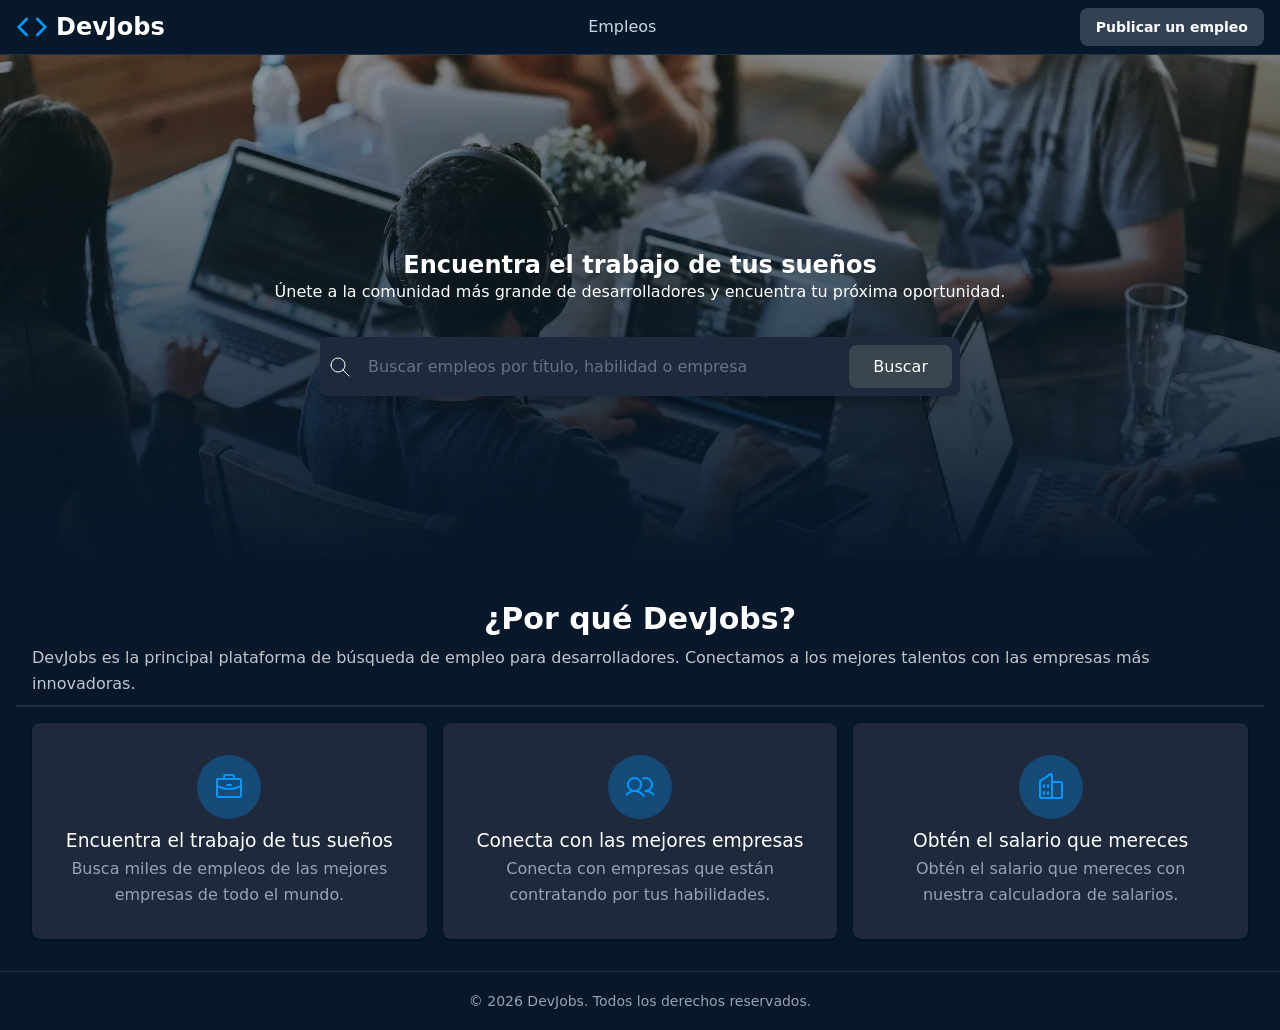
<file: HTML-JAVASCRIPT/index.html>
<!DOCTYPE html>
<html lang="es">

<head>
    <title>DevJobs - Inicio</title>
    <meta charset="UTF-8" />
    <meta name="description" content="Encuentra las mejores ofertas de trabajo para desarrolladores en DevJobs.">
    <link rel="stylesheet" href="./styles.css" />
</head>

<body>
    <header>
        <h1>
            <svg fill="none" stroke="currentColor" stroke-linecap="round" stroke-linejoin="round" stroke-width="2"
                viewBox="0 0 24 24" xmlns="http://www.w3.org/2000/svg">
                <polyline points="16 18 22 12 16 6"></polyline>
                <polyline points="8 6 2 12 8 18"></polyline>
            </svg>
            DevJobs
        </h1>

        <nav>
            <!-- <a href=""
            target="_blank" rel="noopener noreferrer">
                Inicio
            </a> -->
            <a href="empleos.html">Empleos</a>
        </nav>

        <div>
            <a href="">Publicar un empleo</a>
            <!-- <a href="">Iniciar sesión</a> -->
        </div>
    </header>

    <main>
        <section>
        <img src="./background.webp" width="200" />

        <h1>Encuentra el trabajo de tus sueños</h1>

        <p>Únete a la comunidad más grande de desarrolladores y encuentra tu próxima oportunidad.</p>

        <form role="search">
            <div>
                <svg xmlns="http://www.w3.org/2000/svg" width="24" height="24" viewBox="0 0 24 24" fill="none"
                    stroke="currentColor" stroke-width="1" stroke-linecap="round" stroke-linejoin="round"
                    class="icon icon-tabler icons-tabler-outline icon-tabler-search">
                    <path stroke="none" d="M0 0h24v24H0z" fill="none" />
                    <path d="M10 10m-7 0a7 7 0 1 0 14 0a7 7 0 1 0 -14 0" />
                    <path d="M21 21l-6 -6" />
                </svg>

                <input required type="text" placeholder="Buscar empleos por título, habilidad o empresa">

                <button type="submit">Buscar</button>
            </div>
        </form>
        </section>

        <section>

        <header>
            <h2>¿Por qué DevJobs?</h2>
            <p>DevJobs es la principal plataforma de búsqueda de empleo para desarrolladores. Conectamos a los mejores
            talentos con las empresas más innovadoras.</p>
        </header>

        <footer>
            <article>
                <svg fill="currentColor" height="32" viewBox="0 0 256 256" width="32" xmlns="http://www.w3.org/2000/svg"
                    aria-hidden="true">
                    <path
                    d="M216,56H176V48a24,24,0,0,0-24-24H104A24,24,0,0,0,80,48v8H40A16,16,0,0,0,24,72V200a16,16,0,0,0,16,16H216a16,16,0,0,0,16-16V72A16,16,0,0,0,216,56ZM96,48a8,8,0,0,1,8-8h48a8,8,0,0,1,8,8v8H96ZM216,72v41.61A184,184,0,0,1,128,136a184.07,184.07,0,0,1-88-22.38V72Zm0,128H40V131.64A200.19,200.19,0,0,0,128,152a200.25,200.25,0,0,0,88-20.37V200ZM104,112a8,8,0,0,1,8-8h32a8,8,0,0,1,0,16H112A8,8,0,0,1,104,112Z">
                    </path>
                </svg>
                <h3>Encuentra el trabajo de tus sueños</h3>
                <p>Busca miles de empleos de las mejores empresas de todo el mundo.</p>
            </article>

            <article>
                <svg fill="currentColor" height="32" viewBox="0 0 256 256" width="32" xmlns="http://www.w3.org/2000/svg"
                    aria-hidden="true">
                    <path
                    d="M117.25,157.92a60,60,0,1,0-66.5,0A95.83,95.83,0,0,0,3.53,195.63a8,8,0,1,0,13.4,8.74,80,80,0,0,1,134.14,0,8,8,0,0,0,13.4-8.74A95.83,95.83,0,0,0,117.25,157.92ZM40,108a44,44,0,1,1,44,44A44.05,44.05,0,0,1,40,108Zm210.14,98.7a8,8,0,0,1-11.07-2.33A79.83,79.83,0,0,0,172,168a8,8,0,0,1,0-16,44,44,0,1,0-16.34-84.87,8,8,0,1,1-5.94-14.85,60,60,0,0,1,55.53,105.64,95.83,95.83,0,0,1,47.22,37.71A8,8,0,0,1,250.14,206.7Z">
                    </path>
                </svg>
                <h3>Conecta con las mejores empresas</h3>
                <p>Conecta con empresas que están contratando por tus habilidades.</p>
            </article>

            <article>
                <svg fill="currentColor" height="32" viewBox="0 0 256 256" width="32" xmlns="http://www.w3.org/2000/svg"
                    aria-hidden="true">
                    <path
                    d="M240,208H224V96a16,16,0,0,0-16-16H144V32a16,16,0,0,0-24.88-13.32L39.12,72A16,16,0,0,0,32,85.34V208H16a8,8,0,0,0,0,16H240a8,8,0,0,0,0-16ZM208,96V208H144V96ZM48,85.34,128,32V208H48ZM112,112v16a8,8,0,0,1-16,0V112a8,8,0,1,1,16,0Zm-32,0v16a8,8,0,0,1-16,0V112a8,8,0,1,1,16,0Zm0,56v16a8,8,0,0,1-16,0V168a8,8,0,0,1,16,0Zm32,0v16a8,8,0,0,1-16,0V168a8,8,0,0,1,16,0Z">
                    </path>
                </svg>
                <h3>Obtén el salario que mereces</h3>
                <p>Obtén el salario que mereces con nuestra calculadora de salarios.</p>
            </article>
        </footer>

        </section>
    </main>

    <footer>
        <small>&copy; 2026 DevJobs. Todos los derechos reservados.</small>
    </footer>

</body>

</html>
</file>
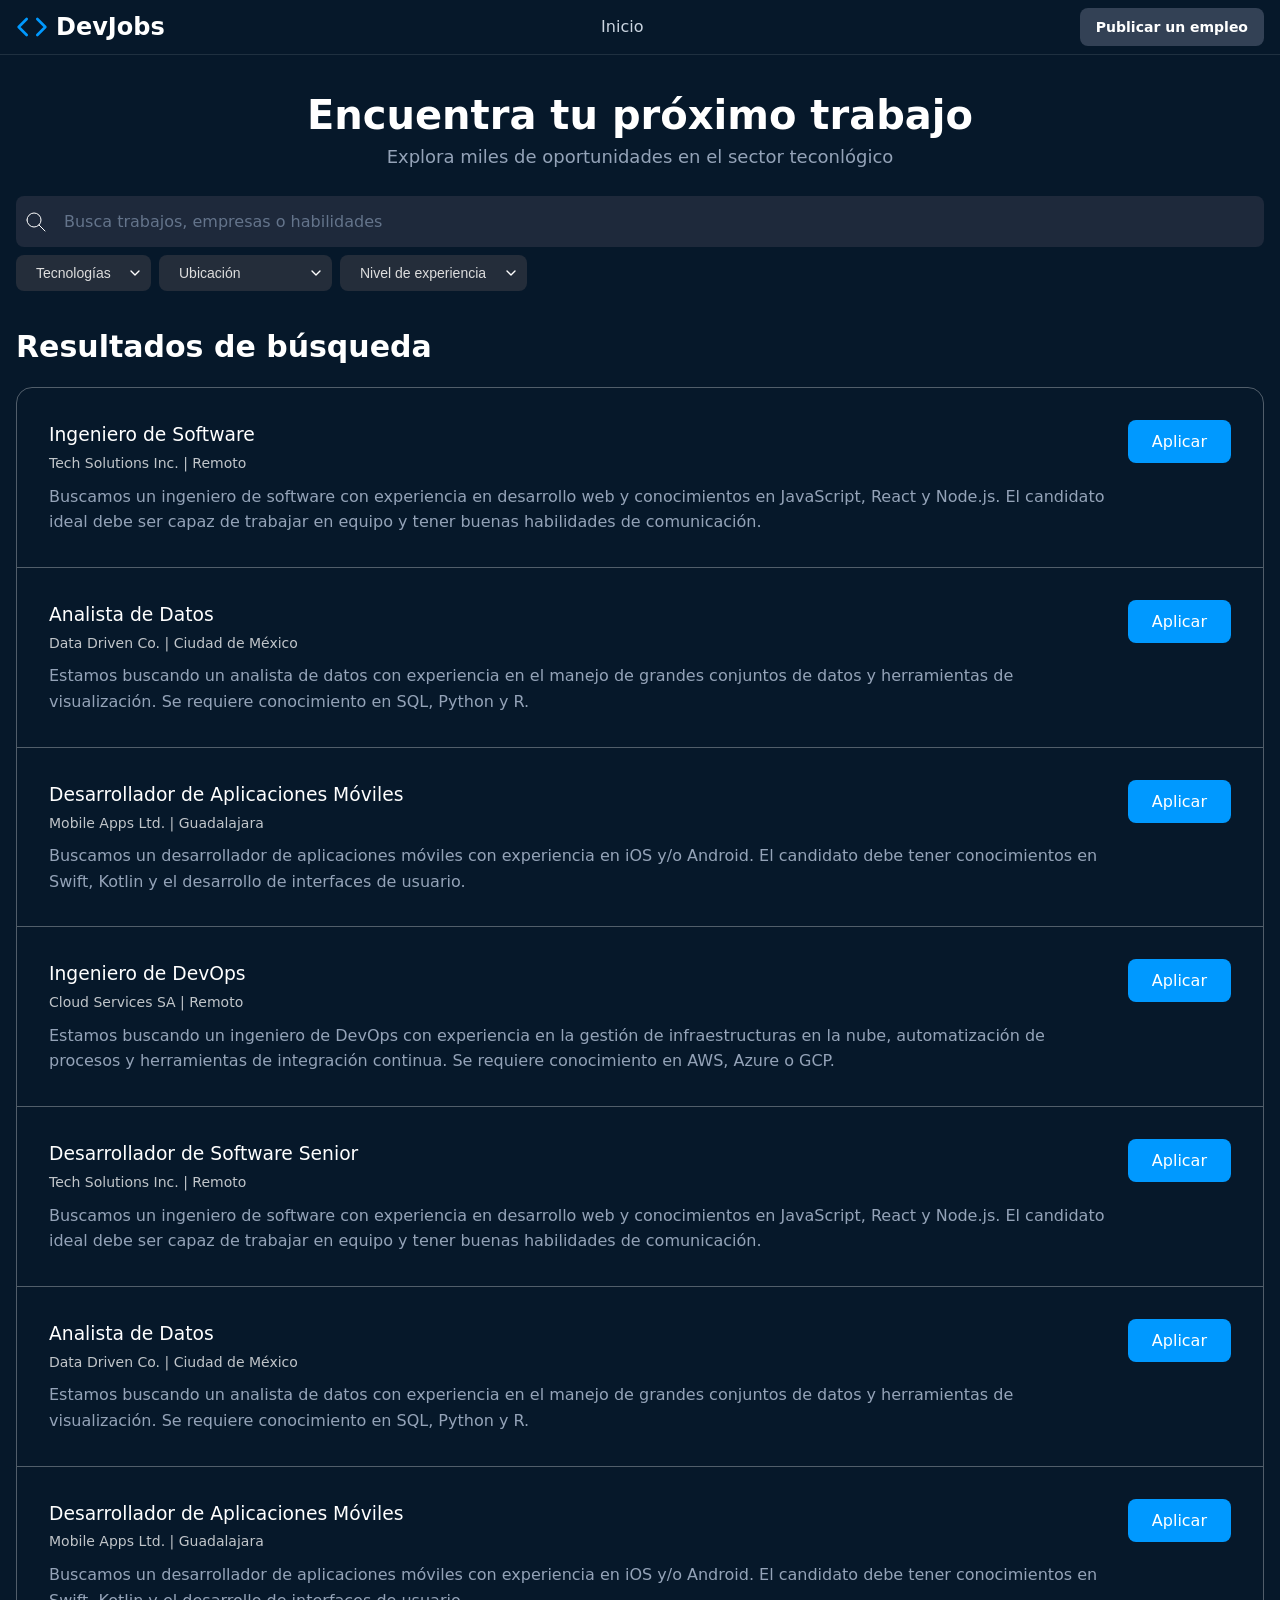
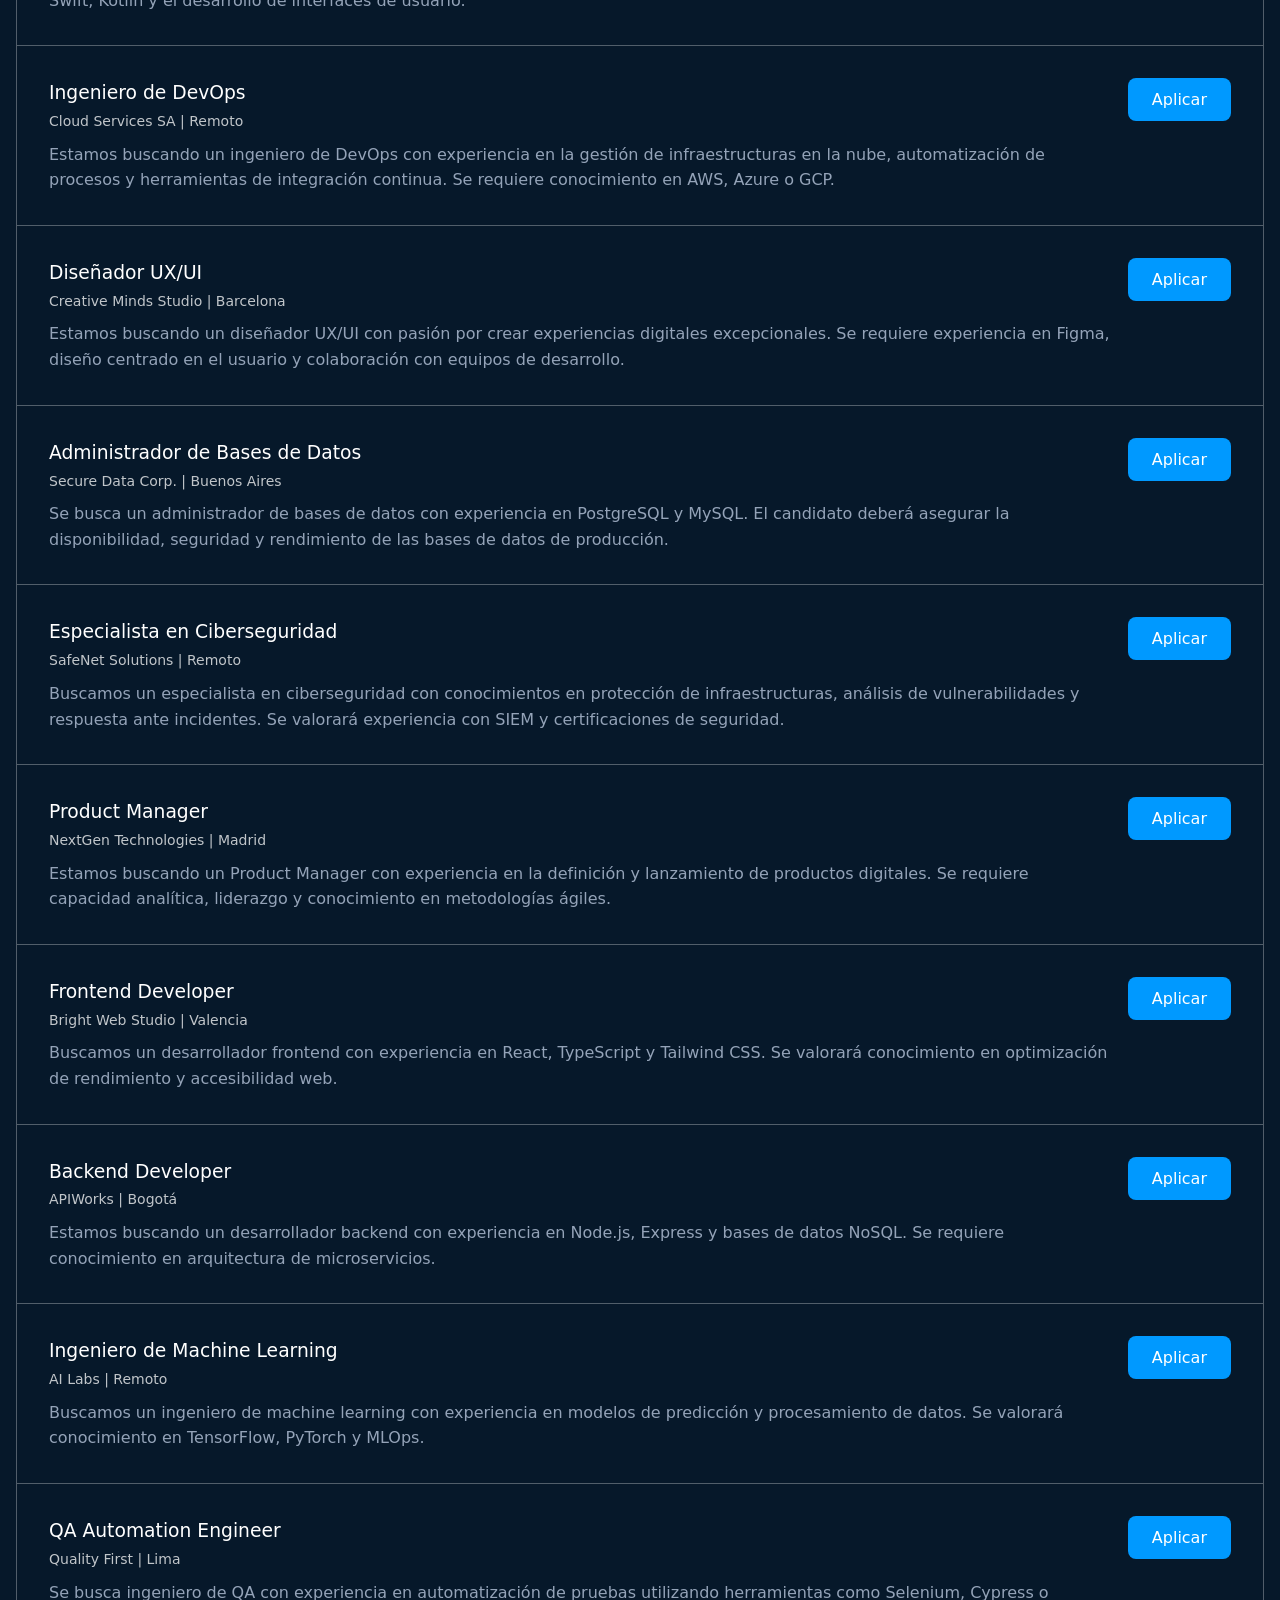
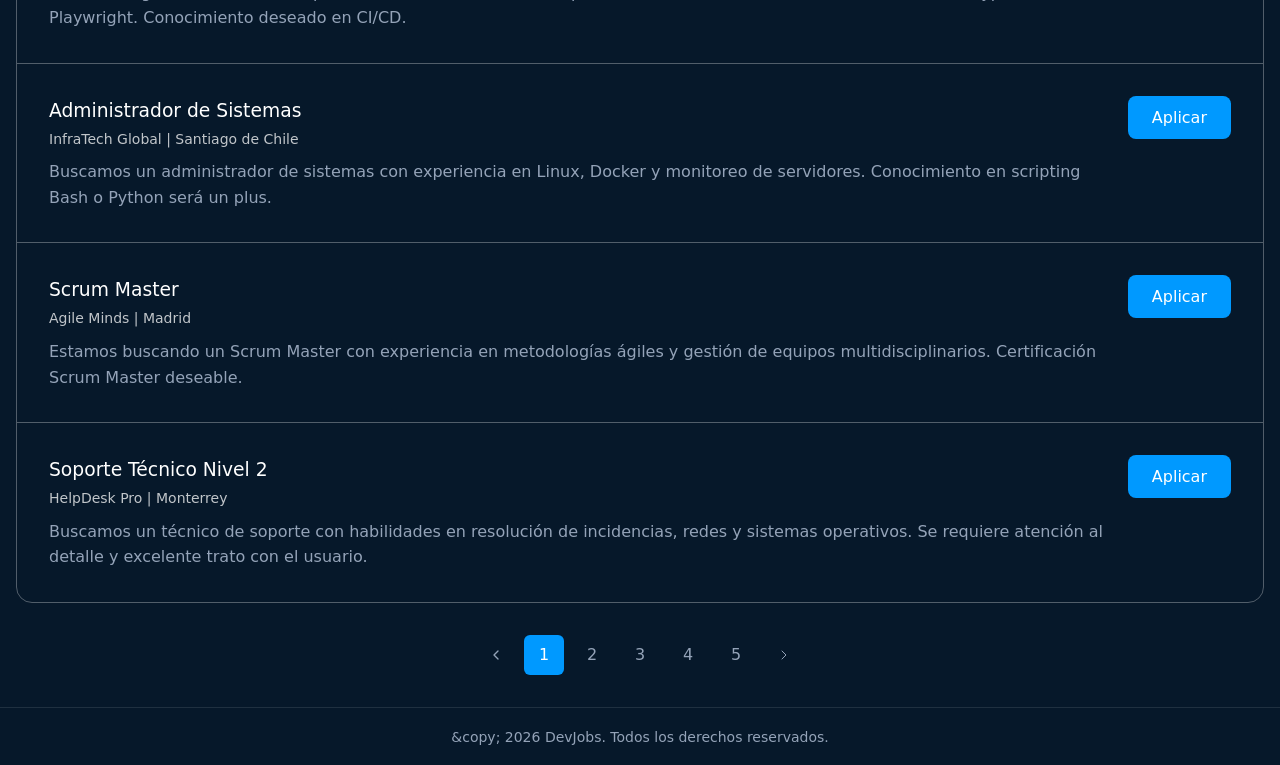
<file: HTML-JAVASCRIPT/empleors.html>
<!DOCTYPE html>&#xA;<html lang="&#x65;&#x73;">&#xA;&#xA;<head>&#xA;&#x20;&#x20;<title>&#x44;&#x65;&#x76;&#x4A;&#x6F;&#x62;&#x73;&#x20;&#x2D;&#x20;&#x45;&#x6D;&#x70;&#x6C;&#x65;&#x6F;&#x73;</title>&#xA;&#x20;&#x20;<meta charset="&#x55;&#x54;&#x46;&#x2D;&#x38;" />&#xA;&#x20;&#x20;<meta name="&#x64;&#x65;&#x73;&#x63;&#x72;&#x69;&#x70;&#x74;&#x69;&#x6F;&#x6E;" content="&#x4C;&#x69;&#x73;&#x74;&#x61;&#x64;&#x6F;&#x20;&#x63;&#x6F;&#x6E;&#x20;&#x65;&#x6D;&#x70;&#x6C;&#x65;&#x6F;&#x73;&#x20;&#x79;&#x20;&#x66;&#x69;&#x6C;&#x74;&#x72;&#x6F;&#x73;&#x20;&#x70;&#x61;&#x72;&#x61;&#x20;&#x65;&#x6E;&#x63;&#x6F;&#x6E;&#x74;&#x72;&#x61;&#x72;&#x20;&#x65;&#x6C;&#x20;&#x74;&#x72;&#x61;&#x62;&#x61;&#x6A;&#x6F;&#x20;&#x64;&#x65;&#x20;&#x74;&#x75;&#x73;&#x20;&#x73;&#x75;&#x65;&#xF1;&#x6F;&#x73;">&#xA;&#xA;&#x20;&#x20;<link rel="&#x73;&#x74;&#x79;&#x6C;&#x65;&#x73;&#x68;&#x65;&#x65;&#x74;" href="&#x2E;&#x2F;&#x73;&#x74;&#x79;&#x6C;&#x65;&#x73;&#x2E;&#x63;&#x73;&#x73;" />&#xA;&#x20;&#x20;<script type = '&#x6D;&#x6F;&#x64;&#x75;&#x6C;&#x65;' src="&#x2E;&#x2F;&#x73;&#x63;&#x72;&#x69;&#x70;&#x74;&#x2E;&#x6A;&#x73;" ></script>&#xA;</head>&#xA;<body>&#x20;&#x20;&#xA;&#x20;&#x20;&#x20;&#x20;<header>&#xA;&#x20;&#x20;&#x20;&#x20;&#x20;&#x20;&#x20;&#x20;<h1>&#xA;&#x20;&#x20;&#x20;&#x20;&#x20;&#x20;&#x20;&#x20;&#x20;&#x20;&#x20;&#x20;<svg fill="&#x6E;&#x6F;&#x6E;&#x65;" stroke="&#x63;&#x75;&#x72;&#x72;&#x65;&#x6E;&#x74;&#x43;&#x6F;&#x6C;&#x6F;&#x72;" stroke-linecap="&#x72;&#x6F;&#x75;&#x6E;&#x64;" stroke-linejoin="&#x72;&#x6F;&#x75;&#x6E;&#x64;" stroke-width="&#x32;"
                viewBox="&#x30;&#x20;&#x30;&#x20;&#x32;&#x34;&#x20;&#x32;&#x34;" xmlns="&#x68;&#x74;&#x74;&#x70;&#x3A;&#x2F;&#x2F;&#x77;&#x77;&#x77;&#x2E;&#x77;&#x33;&#x2E;&#x6F;&#x72;&#x67;&#x2F;&#x32;&#x30;&#x30;&#x30;&#x2F;&#x73;&#x76;&#x67;">&#xA;&#x20;&#x20;&#x20;&#x20;&#x20;&#x20;&#x20;&#x20;&#x20;&#x20;&#x20;&#x20;&#x20;&#x20;&#x20;&#x20;<polyline points="&#x31;&#x36;&#x20;&#x31;&#x38;&#x20;&#x32;&#x32;&#x20;&#x31;&#x32;&#x20;&#x31;&#x36;&#x20;&#x36;"></polyline>&#xA;&#x20;&#x20;&#x20;&#x20;&#x20;&#x20;&#x20;&#x20;&#x20;&#x20;&#x20;&#x20;&#x20;&#x20;&#x20;&#x20;<polyline points="&#x38;&#x20;&#x36;&#x20;&#x32;&#x20;&#x31;&#x32;&#x20;&#x38;&#x20;&#x31;&#x38;"></polyline>&#xA;&#x20;&#x20;&#x20;&#x20;&#x20;&#x20;&#x20;&#x20;&#x20;&#x20;&#x20;&#x20;</svg>&#xA;&#x20;&#x20;&#x20;&#x20;&#x20;&#x20;&#x20;&#x20;&#x20;&#x20;&#x20;&#x20;&#x44;&#x65;&#x76;&#x4A;&#x6F;&#x62;&#x73;&#xA;&#x20;&#x20;&#x20;&#x20;&#x20;&#x20;&#x20;&#x20;</h1>&#xA;&#xA;&#x20;&#x20;&#x20;&#x20;&#x20;&#x20;&#x20;&#x20;<nav>&#xA;&#x20;&#x20;&#x20;&#x20;&#x20;&#x20;&#x20;&#x20;&#x20;&#x20;&#x20;&#x20;<a href="&#x69;&#x6E;&#x64;&#x65;&#x78;&#x2E;&#x68;&#x74;&#x6D;&#x6C;">&#x49;&#x6E;&#x69;&#x63;&#x69;&#x6F;</a>&#xA;&#x20;&#x20;&#x20;&#x20;&#x20;&#x20;&#x20;&#x20;&#x20;&#x20;&#x20;&#x20;&#xA;&#x20;&#x20;&#x20;&#x20;&#x20;&#x20;&#x20;&#x20;</nav>&#xA;&#xA;&#x20;&#x20;&#x20;&#x20;&#x20;&#x20;&#x20;&#x20;<div>&#xA;&#x20;&#x20;&#x20;&#x20;&#x20;&#x20;&#x20;&#x20;&#x20;&#x20;&#x20;&#x20;<a href="">&#x50;&#x75;&#x62;&#x6C;&#x69;&#x63;&#x61;&#x72;&#x20;&#x75;&#x6E;&#x20;&#x65;&#x6D;&#x70;&#x6C;&#x65;&#x6F;</a>&#xA;&#x20;&#x20;&#x20;&#x20;&#x20;&#x20;&#x20;&#x20;&#x20;&#x20;&#x20;&#x20;&#xA;&#x20;&#x20;&#x20;&#x20;&#x20;&#x20;&#x20;&#x20;</div>&#xA;&#x20;&#x20;&#x20;&#x20;</header>&#xA;&#x20;&#x20;&#x20;&#x20;<main>&#xA;&#x20;&#x20;&#x20;&#x20;&#x20;&#x20;&#x20;&#x20;<section class="&#x6A;&#x6F;&#x62;&#x73;&#x2D;&#x73;&#x65;&#x61;&#x72;&#x63;&#x68;">&#xA;&#x20;&#x20;&#x20;&#x20;&#x20;&#x20;&#x20;&#x20;&#x20;&#x20;&#x20;&#x20;<h1>&#x45;&#x6E;&#x63;&#x75;&#x65;&#x6E;&#x74;&#x72;&#x61;&#x20;&#x74;&#x75;&#x20;&#x70;&#x72;&#xF3;&#x78;&#x69;&#x6D;&#x6F;&#x20;&#x74;&#x72;&#x61;&#x62;&#x61;&#x6A;&#x6F;</h1>&#xA;&#x20;&#x20;&#x20;&#x20;&#x20;&#x20;&#x20;&#x20;&#x20;&#x20;&#x20;&#x20;<p>&#x45;&#x78;&#x70;&#x6C;&#x6F;&#x72;&#x61;&#x20;&#x6D;&#x69;&#x6C;&#x65;&#x73;&#x20;&#x64;&#x65;&#x20;&#x6F;&#x70;&#x6F;&#x72;&#x74;&#x75;&#x6E;&#x69;&#x64;&#x61;&#x64;&#x65;&#x73;&#x20;&#x65;&#x6E;&#x20;&#x65;&#x6C;&#x20;&#x73;&#x65;&#x63;&#x74;&#x6F;&#x72;&#x20;&#x74;&#x65;&#x63;&#x6F;&#x6E;&#x6C;&#xF3;&#x67;&#x69;&#x63;&#x6F;</p>&#xA;&#x20;&#x20;&#x20;&#x20;&#x20;&#x20;&#x20;&#x20;&#x20;&#x20;&#x20;&#x20;<form id="&#x65;&#x6D;&#x70;&#x6C;&#x65;&#x6F;&#x73;&#x2D;&#x73;&#x65;&#x61;&#x72;&#x63;&#x68;&#x2D;&#x66;&#x6F;&#x72;&#x6D;" role="&#x73;&#x65;&#x61;&#x72;&#x63;&#x68;">&#xA;&#x20;&#x20;&#x20;&#x20;&#x20;&#x20;&#x20;&#x20;&#x20;&#x20;&#x20;&#x20;&#x20;&#x20;&#x20;&#x20;<div class="&#x73;&#x65;&#x61;&#x72;&#x63;&#x68;&#x2D;&#x62;&#x61;&#x72;">&#xA;&#x20;&#x20;&#x20;&#x20;&#x20;&#x20;&#x20;&#x20;&#x20;&#x20;&#x20;&#x20;&#x20;&#x20;&#x20;&#x20;&#x20;&#x20;&#x20;&#x20;<svg xmlns="&#x68;&#x74;&#x74;&#x70;&#x3A;&#x2F;&#x2F;&#x77;&#x77;&#x77;&#x2E;&#x77;&#x33;&#x2E;&#x6F;&#x72;&#x67;&#x2F;&#x32;&#x30;&#x30;&#x30;&#x2F;&#x73;&#x76;&#x67;" width="&#x32;&#x34;" height="&#x32;&#x34;" viewBox="&#x30;&#x20;&#x30;&#x20;&#x32;&#x34;&#x20;&#x32;&#x34;" fill="&#x6E;&#x6F;&#x6E;&#x65;"
                        stroke="&#x63;&#x75;&#x72;&#x72;&#x65;&#x6E;&#x74;&#x43;&#x6F;&#x6C;&#x6F;&#x72;" stroke-width="&#x31;" stroke-linecap="&#x72;&#x6F;&#x75;&#x6E;&#x64;" stroke-linejoin="&#x72;&#x6F;&#x75;&#x6E;&#x64;"
                        class="&#x69;&#x63;&#x6F;&#x6E;&#x20;&#x69;&#x63;&#x6F;&#x6E;&#x2D;&#x74;&#x61;&#x62;&#x6C;&#x65;&#x72;&#x20;&#x69;&#x63;&#x6F;&#x6E;&#x73;&#x2D;&#x74;&#x61;&#x62;&#x6C;&#x65;&#x72;&#x2D;&#x6F;&#x75;&#x74;&#x6C;&#x69;&#x6E;&#x65;&#x20;&#x69;&#x63;&#x6F;&#x6E;&#x2D;&#x74;&#x61;&#x62;&#x6C;&#x65;&#x72;&#x2D;&#x73;&#x65;&#x61;&#x72;&#x63;&#x68;">&#xA;&#x20;&#x20;&#x20;&#x20;&#x20;&#x20;&#x20;&#x20;&#x20;&#x20;&#x20;&#x20;&#x20;&#x20;&#x20;&#x20;&#x20;&#x20;&#x20;&#x20;&#x20;&#x20;&#x20;&#x20;<path stroke="&#x6E;&#x6F;&#x6E;&#x65;" d="&#x4D;&#x30;&#x20;&#x30;&#x68;&#x32;&#x34;&#x76;&#x32;&#x34;&#x48;&#x30;&#x7A;" fill="&#x6E;&#x6F;&#x6E;&#x65;" />&#xA;&#x20;&#x20;&#x20;&#x20;&#x20;&#x20;&#x20;&#x20;&#x20;&#x20;&#x20;&#x20;&#x20;&#x20;&#x20;&#x20;&#x20;&#x20;&#x20;&#x20;&#x20;&#x20;&#x20;&#x20;<path d="&#x4D;&#x31;&#x30;&#x20;&#x31;&#x30;&#x6D;&#x2D;&#x37;&#x20;&#x30;&#x61;&#x37;&#x20;&#x37;&#x20;&#x30;&#x20;&#x31;&#x20;&#x30;&#x20;&#x31;&#x34;&#x20;&#x30;&#x61;&#x37;&#x20;&#x37;&#x20;&#x30;&#x20;&#x31;&#x20;&#x30;&#x20;&#x2D;&#x31;&#x34;&#x20;&#x30;" />&#xA;&#x20;&#x20;&#x20;&#x20;&#x20;&#x20;&#x20;&#x20;&#x20;&#x20;&#x20;&#x20;&#x20;&#x20;&#x20;&#x20;&#x20;&#x20;&#x20;&#x20;&#x20;&#x20;&#x20;&#x20;<path d="&#x4D;&#x32;&#x31;&#x20;&#x32;&#x31;&#x6C;&#x2D;&#x36;&#x20;&#x2D;&#x36;" />&#xA;&#x20;&#x20;&#x20;&#x20;&#x20;&#x20;&#x20;&#x20;&#x20;&#x20;&#x20;&#x20;&#x20;&#x20;&#x20;&#x20;&#x20;&#x20;&#x20;&#x20;</svg>&#xA;&#xA;&#x20;&#x20;&#x20;&#x20;&#x20;&#x20;&#x20;&#x20;&#x20;&#x20;&#x20;&#x20;&#x20;&#x20;&#x20;&#x20;&#x20;&#x20;&#x20;&#x20;<input name="&#x73;&#x65;&#x61;&#x72;&#x63;&#x68;" id = "&#x65;&#x6D;&#x70;&#x6C;&#x65;&#x6F;&#x73;&#x2D;&#x73;&#x65;&#x61;&#x72;&#x63;&#x68;&#x2D;&#x69;&#x6E;&#x70;&#x75;&#x74;" required type="&#x74;&#x65;&#x78;&#x74;" 
                    placeholder="&#x42;&#x75;&#x73;&#x63;&#x61;&#x20;&#x74;&#x72;&#x61;&#x62;&#x61;&#x6A;&#x6F;&#x73;&#x2C;&#x20;&#x65;&#x6D;&#x70;&#x72;&#x65;&#x73;&#x61;&#x73;&#x20;&#x6F;&#x20;&#x68;&#x61;&#x62;&#x69;&#x6C;&#x69;&#x64;&#x61;&#x64;&#x65;&#x73;">&#xA;&#x20;&#x20;&#x20;&#x20;&#x20;&#x20;&#x20;&#x20;&#x20;&#x20;&#x20;&#x20;&#x20;&#x20;&#x20;&#x20;</div>&#xA;&#xA;&#x20;&#x20;&#x20;&#x20;&#x20;&#x20;&#x20;&#x20;&#x20;&#x20;&#x20;&#x20;&#x20;&#x20;&#x20;&#x20;<div class="&#x73;&#x65;&#x61;&#x72;&#x63;&#x68;&#x2D;&#x66;&#x69;&#x6C;&#x74;&#x65;&#x72;&#x73;">&#xA;&#x20;&#x20;&#x20;&#x20;&#x20;&#x20;&#x20;&#x20;&#x20;&#x20;&#x20;&#x20;&#x20;&#x20;&#x20;&#x20;&#x20;&#x20;&#x20;&#x20;<select name="&#x74;&#x65;&#x63;&#x68;&#x6E;&#x6F;&#x6C;&#x6F;&#x67;&#x79;" id="&#x66;&#x69;&#x6C;&#x74;&#x65;&#x72;&#x2D;&#x74;&#x65;&#x63;&#x68;&#x6E;&#x6F;&#x6C;&#x6F;&#x67;&#x79;">&#xA;&#x20;&#x20;&#x20;&#x20;&#x20;&#x20;&#x20;&#x20;&#x20;&#x20;&#x20;&#x20;&#x20;&#x20;&#x20;&#x20;&#x20;&#x20;&#x20;&#x20;&#x20;&#x20;&#x20;&#x20;<option value="">&#x54;&#x65;&#x63;&#x6E;&#x6F;&#x6C;&#x6F;&#x67;&#xED;&#x61;&#x73;</option>&#xA;&#x20;&#x20;&#x20;&#x20;&#x20;&#x20;&#x20;&#x20;&#x20;&#x20;&#x20;&#x20;&#x20;&#x20;&#x20;&#x20;&#x20;&#x20;&#x20;&#x20;&#x20;&#x20;&#x20;&#x20;<option value="&#x6A;&#x61;&#x76;&#x61;&#x73;&#x63;&#x72;&#x69;&#x70;&#x74;">&#x4A;&#x61;&#x76;&#x61;&#x53;&#x63;&#x72;&#x69;&#x70;&#x74;</option>&#xA;&#x20;&#x20;&#x20;&#x20;&#x20;&#x20;&#x20;&#x20;&#x20;&#x20;&#x20;&#x20;&#x20;&#x20;&#x20;&#x20;&#x20;&#x20;&#x20;&#x20;&#x20;&#x20;&#x20;&#x20;<option value="&#x70;&#x79;&#x74;&#x68;&#x6F;&#x6E;">&#x50;&#x79;&#x74;&#x68;&#x6F;&#x6E;</option>&#xA;&#x20;&#x20;&#x20;&#x20;&#x20;&#x20;&#x20;&#x20;&#x20;&#x20;&#x20;&#x20;&#x20;&#x20;&#x20;&#x20;&#x20;&#x20;&#x20;&#x20;&#x20;&#x20;&#x20;&#x20;<option value="&#x6A;&#x61;&#x76;&#x61;">&#x4A;&#x61;&#x76;&#x61;</option>&#xA;&#x20;&#x20;&#x20;&#x20;&#x20;&#x20;&#x20;&#x20;&#x20;&#x20;&#x20;&#x20;&#x20;&#x20;&#x20;&#x20;&#x20;&#x20;&#x20;&#x20;&#x20;&#x20;&#x20;&#x20;<option value="&#x72;&#x65;&#x61;&#x63;&#x74;">&#x52;&#x65;&#x61;&#x63;&#x74;</option>&#xA;&#x20;&#x20;&#x20;&#x20;&#x20;&#x20;&#x20;&#x20;&#x20;&#x20;&#x20;&#x20;&#x20;&#x20;&#x20;&#x20;&#x20;&#x20;&#x20;&#x20;&#x20;&#x20;&#x20;&#x20;<option value="&#x6E;&#x6F;&#x64;&#x65;&#x6A;&#x73;">&#x4E;&#x6F;&#x64;&#x65;&#x2E;&#x6A;&#x73;</option>&#xA;&#x20;&#x20;&#x20;&#x20;&#x20;&#x20;&#x20;&#x20;&#x20;&#x20;&#x20;&#x20;&#x20;&#x20;&#x20;&#x20;&#x20;&#x20;&#x20;&#x20;</select>&#xA;&#x20;&#x20;&#x20;&#x20;&#x20;&#x20;&#x20;&#x20;&#x20;&#x20;&#x20;&#x20;&#x20;&#x20;&#x20;&#x20;&#x20;&#x20;&#x20;&#x20;<select name="&#x6C;&#x6F;&#x63;&#x61;&#x74;&#x69;&#x6F;&#x6E;" id="&#x66;&#x69;&#x6C;&#x74;&#x65;&#x72;&#x2D;&#x6C;&#x6F;&#x63;&#x61;&#x74;&#x69;&#x6F;&#x6E;">&#xA;&#x20;&#x20;&#x20;&#x20;&#x20;&#x20;&#x20;&#x20;&#x20;&#x20;&#x20;&#x20;&#x20;&#x20;&#x20;&#x20;&#x20;&#x20;&#x20;&#x20;&#x20;&#x20;&#x20;&#x20;<option value="">&#x55;&#x62;&#x69;&#x63;&#x61;&#x63;&#x69;&#xF3;&#x6E;</option>&#xA;&#x20;&#x20;&#x20;&#x20;&#x20;&#x20;&#x20;&#x20;&#x20;&#x20;&#x20;&#x20;&#x20;&#x20;&#x20;&#x20;&#x20;&#x20;&#x20;&#x20;&#x20;&#x20;&#x20;&#x20;<option value="&#x72;&#x65;&#x6D;&#x6F;&#x74;&#x6F;">&#x52;&#x65;&#x6D;&#x6F;&#x74;&#x6F;</option>&#xA;&#x20;&#x20;&#x20;&#x20;&#x20;&#x20;&#x20;&#x20;&#x20;&#x20;&#x20;&#x20;&#x20;&#x20;&#x20;&#x20;&#x20;&#x20;&#x20;&#x20;&#x20;&#x20;&#x20;&#x20;<option value="&#x63;&#x64;&#x6D;&#x78;">&#x43;&#x69;&#x75;&#x64;&#x61;&#x64;&#x20;&#x64;&#x65;&#x20;&#x4D;&#xE9;&#x78;&#x69;&#x63;&#x6F;</option>&#xA;&#x20;&#x20;&#x20;&#x20;&#x20;&#x20;&#x20;&#x20;&#x20;&#x20;&#x20;&#x20;&#x20;&#x20;&#x20;&#x20;&#x20;&#x20;&#x20;&#x20;&#x20;&#x20;&#x20;&#x20;<option value="&#x67;&#x75;&#x61;&#x64;&#x61;&#x6C;&#x61;&#x6A;&#x61;&#x72;&#x61;">&#x47;&#x75;&#x61;&#x64;&#x61;&#x6C;&#x61;&#x6A;&#x61;&#x72;&#x61;</option>&#xA;&#x20;&#x20;&#x20;&#x20;&#x20;&#x20;&#x20;&#x20;&#x20;&#x20;&#x20;&#x20;&#x20;&#x20;&#x20;&#x20;&#x20;&#x20;&#x20;&#x20;&#x20;&#x20;&#x20;&#x20;<option value="&#x6D;&#x6F;&#x6E;&#x74;&#x65;&#x72;&#x72;&#x65;&#x79;">&#x4D;&#x6F;&#x6E;&#x74;&#x65;&#x72;&#x72;&#x65;&#x79;</option>&#xA;&#x20;&#x20;&#x20;&#x20;&#x20;&#x20;&#x20;&#x20;&#x20;&#x20;&#x20;&#x20;&#x20;&#x20;&#x20;&#x20;&#x20;&#x20;&#x20;&#x20;&#x20;&#x20;&#x20;&#x20;<option value="&#x62;&#x61;&#x72;&#x63;&#x65;&#x6C;&#x6F;&#x6E;&#x61;">&#x42;&#x61;&#x72;&#x63;&#x65;&#x6C;&#x6F;&#x6E;&#x61;</option>&#xA;&#x20;&#x20;&#x20;&#x20;&#x20;&#x20;&#x20;&#x20;&#x20;&#x20;&#x20;&#x20;&#x20;&#x20;&#x20;&#x20;&#x20;&#x20;&#x20;&#x20;</select>&#xA;&#xA;&#x20;&#x20;&#x20;&#x20;&#x20;&#x20;&#x20;&#x20;&#x20;&#x20;&#x20;&#x20;&#x20;&#x20;&#x20;&#x20;&#x20;&#x20;&#x20;&#x20;<select name="&#x65;&#x78;&#x70;&#x65;&#x72;&#x69;&#x65;&#x6E;&#x63;&#x65;&#x2D;&#x6C;&#x65;&#x76;&#x65;&#x6C;" id="&#x66;&#x69;&#x6C;&#x74;&#x65;&#x72;&#x2D;&#x65;&#x78;&#x70;&#x65;&#x72;&#x69;&#x65;&#x6E;&#x63;&#x65;&#x2D;&#x6C;&#x65;&#x76;&#x65;&#x6C;">&#xA;&#x20;&#x20;&#x20;&#x20;&#x20;&#x20;&#x20;&#x20;&#x20;&#x20;&#x20;&#x20;&#x20;&#x20;&#x20;&#x20;&#x20;&#x20;&#x20;&#x20;&#x20;&#x20;&#x20;&#x20;<option value="">&#x4E;&#x69;&#x76;&#x65;&#x6C;&#x20;&#x64;&#x65;&#x20;&#x65;&#x78;&#x70;&#x65;&#x72;&#x69;&#x65;&#x6E;&#x63;&#x69;&#x61;</option>&#xA;&#x20;&#x20;&#x20;&#x20;&#x20;&#x20;&#x20;&#x20;&#x20;&#x20;&#x20;&#x20;&#x20;&#x20;&#x20;&#x20;&#x20;&#x20;&#x20;&#x20;&#x20;&#x20;&#x20;&#x20;<option value="&#x6A;&#x75;&#x6E;&#x69;&#x6F;&#x72;">&#x4A;&#x75;&#x6E;&#x69;&#x6F;&#x72;</option>&#xA;&#x20;&#x20;&#x20;&#x20;&#x20;&#x20;&#x20;&#x20;&#x20;&#x20;&#x20;&#x20;&#x20;&#x20;&#x20;&#x20;&#x20;&#x20;&#x20;&#x20;&#x20;&#x20;&#x20;&#x20;<option value="&#x6D;&#x69;&#x64;">&#x4D;&#x69;&#x64;&#x2D;&#x6C;&#x65;&#x76;&#x65;&#x6C;</option>&#xA;&#x20;&#x20;&#x20;&#x20;&#x20;&#x20;&#x20;&#x20;&#x20;&#x20;&#x20;&#x20;&#x20;&#x20;&#x20;&#x20;&#x20;&#x20;&#x20;&#x20;&#x20;&#x20;&#x20;&#x20;<option value="&#x73;&#x65;&#x6E;&#x69;&#x6F;&#x72;">&#x53;&#x65;&#x6E;&#x69;&#x6F;&#x72;</option>&#xA;&#x20;&#x20;&#x20;&#x20;&#x20;&#x20;&#x20;&#x20;&#x20;&#x20;&#x20;&#x20;&#x20;&#x20;&#x20;&#x20;&#x20;&#x20;&#x20;&#x20;&#x20;&#x20;&#x20;&#x20;<option value="&#x6C;&#x65;&#x61;&#x64;">&#x4C;&#x65;&#x61;&#x64;</option>&#xA;&#x20;&#x20;&#x20;&#x20;&#x20;&#x20;&#x20;&#x20;&#x20;&#x20;&#x20;&#x20;&#x20;&#x20;&#x20;&#x20;&#x20;&#x20;&#x20;&#x20;</select>&#xA;&#x20;&#x20;&#x20;&#x20;&#x20;&#x20;&#x20;&#x20;&#x20;&#x20;&#x20;&#x20;&#x20;&#x20;&#x20;&#x20;&#x20;&#x20;&#x20;&#x20;<span id="&#x66;&#x69;&#x6C;&#x74;&#x65;&#x72;&#x2D;&#x73;&#x65;&#x6C;&#x65;&#x63;&#x74;&#x65;&#x64;&#x2D;&#x76;&#x61;&#x6C;&#x75;&#x65;"></span>&#xA;&#x20;&#x20;&#x20;&#x20;&#x20;&#x20;&#x20;&#x20;&#x20;&#x20;&#x20;&#x20;&#x20;&#x20;&#x20;&#x20;</div>&#xA;&#x20;&#x20;&#x20;&#x20;&#x20;&#x20;&#x20;&#x20;&#x20;&#x20;&#x20;&#x20;&#x20;&#x20;&#x20;&#x20;</form>&#xA;&#x20;&#x20;&#x20;&#x20;&#x20;&#x20;&#x20;&#x20;</section>&#xA;&#x20;&#x20;&#x20;&#x20;&#x20;&#x20;&#x20;&#x20;<section>&#xA;&#x20;&#x20;&#x20;&#x20;&#x20;&#x20;&#x20;&#x20;&#x20;&#x20;&#x20;&#x20;<h2>&#x52;&#x65;&#x73;&#x75;&#x6C;&#x74;&#x61;&#x64;&#x6F;&#x73;&#x20;&#x64;&#x65;&#x20;&#x62;&#xFA;&#x73;&#x71;&#x75;&#x65;&#x64;&#x61;</h2>&#xA;&#xA;&#x20;&#x20;&#x20;&#x20;&#x20;&#x20;&#x20;&#x20;&#x20;&#x20;&#x20;&#x20;<div class="&#x6A;&#x6F;&#x62;&#x73;&#x2D;&#x6C;&#x69;&#x73;&#x74;&#x69;&#x6E;&#x67;&#x73;">&#xA;&#x20;&#x20;&#x20;&#x20;&#x20;&#x20;&#x20;&#x20;&#x20;&#x20;&#x20;&#x20;&#x20;&#x20;&#x20;&#x20;<article data-technology="&#x72;&#x65;&#x61;&#x63;&#x74;" data-modalidad="&#x72;&#x65;&#x6D;&#x6F;&#x74;&#x6F;" class="&#x6A;&#x6F;&#x62;&#x2D;&#x6C;&#x69;&#x73;&#x74;&#x69;&#x6E;&#x67;&#x2D;&#x63;&#x61;&#x72;&#x64;">&#xA;&#x20;&#x20;&#x20;&#x20;&#x20;&#x20;&#x20;&#x20;&#x20;&#x20;&#x20;&#x20;&#x20;&#x20;&#x20;&#x20;&#x20;&#x20;&#x20;&#x20;<div>&#xA;&#x20;&#x20;&#x20;&#x20;&#x20;&#x20;&#x20;&#x20;&#x20;&#x20;&#x20;&#x20;&#x20;&#x20;&#x20;&#x20;&#x20;&#x20;&#x20;&#x20;<h3>&#x49;&#x6E;&#x67;&#x65;&#x6E;&#x69;&#x65;&#x72;&#x6F;&#x20;&#x64;&#x65;&#x20;&#x53;&#x6F;&#x66;&#x74;&#x77;&#x61;&#x72;&#x65;</h3>&#xA;&#x20;&#x20;&#x20;&#x20;&#x20;&#x20;&#x20;&#x20;&#x20;&#x20;&#x20;&#x20;&#x20;&#x20;&#x20;&#x20;&#x20;&#x20;&#x20;&#x20;<small>&#x54;&#x65;&#x63;&#x68;&#x20;&#x53;&#x6F;&#x6C;&#x75;&#x74;&#x69;&#x6F;&#x6E;&#x73;&#x20;&#x49;&#x6E;&#x63;&#x2E;&#x20;&#x7C;&#x20;&#x52;&#x65;&#x6D;&#x6F;&#x74;&#x6F;</small>&#xA;&#xA;&#x20;&#x20;&#x20;&#x20;&#x20;&#x20;&#x20;&#x20;&#x20;&#x20;&#x20;&#x20;&#x20;&#x20;&#x20;&#x20;&#x20;&#x20;&#x20;&#x20;<p>&#xA;&#x20;&#x20;&#x20;&#x20;&#x20;&#x20;&#x20;&#x20;&#x20;&#x20;&#x20;&#x20;&#x20;&#x20;&#x20;&#x20;&#x20;&#x20;&#x20;&#x20;&#x20;&#x20;&#x20;&#x20;&#x42;&#x75;&#x73;&#x63;&#x61;&#x6D;&#x6F;&#x73;&#x20;&#x75;&#x6E;&#x20;&#x69;&#x6E;&#x67;&#x65;&#x6E;&#x69;&#x65;&#x72;&#x6F;&#x20;&#x64;&#x65;&#x20;&#x73;&#x6F;&#x66;&#x74;&#x77;&#x61;&#x72;&#x65;&#x20;&#x63;&#x6F;&#x6E;&#x20;&#x65;&#x78;&#x70;&#x65;&#x72;&#x69;&#x65;&#x6E;&#x63;&#x69;&#x61;&#x20;&#x65;&#x6E;&#xA;&#x20;&#x20;&#x20;&#x20;&#x20;&#x20;&#x20;&#x20;&#x20;&#x20;&#x20;&#x20;&#x20;&#x20;&#x20;&#x20;&#x20;&#x20;&#x20;&#x20;&#x20;&#x20;&#x20;&#x20;&#x64;&#x65;&#x73;&#x61;&#x72;&#x72;&#x6F;&#x6C;&#x6C;&#x6F;&#x20;&#x77;&#x65;&#x62;&#x20;&#x79;&#x20;&#x63;&#x6F;&#x6E;&#x6F;&#x63;&#x69;&#x6D;&#x69;&#x65;&#x6E;&#x74;&#x6F;&#x73;&#x20;&#x65;&#x6E;&#x20;&#x4A;&#x61;&#x76;&#x61;&#x53;&#x63;&#x72;&#x69;&#x70;&#x74;&#x2C;&#x20;&#x52;&#x65;&#x61;&#x63;&#x74;&#x20;&#x79;&#xA;&#x20;&#x20;&#x20;&#x20;&#x20;&#x20;&#x20;&#x20;&#x20;&#x20;&#x20;&#x20;&#x20;&#x20;&#x20;&#x20;&#x20;&#x20;&#x20;&#x20;&#x20;&#x20;&#x20;&#x20;&#x4E;&#x6F;&#x64;&#x65;&#x2E;&#x6A;&#x73;&#x2E;&#x20;&#x45;&#x6C;&#x20;&#x63;&#x61;&#x6E;&#x64;&#x69;&#x64;&#x61;&#x74;&#x6F;&#x20;&#x69;&#x64;&#x65;&#x61;&#x6C;&#x20;&#x64;&#x65;&#x62;&#x65;&#x20;&#x73;&#x65;&#x72;&#x20;&#x63;&#x61;&#x70;&#x61;&#x7A;&#x20;&#x64;&#x65;&#x20;&#x74;&#x72;&#x61;&#x62;&#x61;&#x6A;&#x61;&#x72;&#xA;&#x20;&#x20;&#x20;&#x20;&#x20;&#x20;&#x20;&#x20;&#x20;&#x20;&#x20;&#x20;&#x20;&#x20;&#x20;&#x20;&#x20;&#x20;&#x20;&#x20;&#x20;&#x20;&#x20;&#x20;&#x65;&#x6E;&#x20;&#x65;&#x71;&#x75;&#x69;&#x70;&#x6F;&#x20;&#x79;&#x20;&#x74;&#x65;&#x6E;&#x65;&#x72;&#x20;&#x62;&#x75;&#x65;&#x6E;&#x61;&#x73;&#x20;&#x68;&#x61;&#x62;&#x69;&#x6C;&#x69;&#x64;&#x61;&#x64;&#x65;&#x73;&#x20;&#x64;&#x65;&#x20;&#x63;&#x6F;&#x6D;&#x75;&#x6E;&#x69;&#x63;&#x61;&#x63;&#x69;&#xF3;&#x6E;&#x2E;&#xA;&#x20;&#x20;&#x20;&#x20;&#x20;&#x20;&#x20;&#x20;&#x20;&#x20;&#x20;&#x20;&#x20;&#x20;&#x20;&#x20;&#x20;&#x20;&#x20;&#x20;</p>&#xA;&#x20;&#x20;&#x20;&#x20;&#x20;&#x20;&#x20;&#x20;&#x20;&#x20;&#x20;&#x20;&#x20;&#x20;&#x20;&#x20;&#x20;&#x20;&#x20;&#x20;</div>&#xA;&#xA;&#x20;&#x20;&#x20;&#x20;&#x20;&#x20;&#x20;&#x20;&#x20;&#x20;&#x20;&#x20;&#x20;&#x20;&#x20;&#x20;&#x20;&#x20;&#x20;&#x20;<button class="&#x62;&#x75;&#x74;&#x74;&#x6F;&#x6E;&#x2D;&#x61;&#x70;&#x70;&#x6C;&#x79;&#x2D;&#x6A;&#x6F;&#x62;">&#x41;&#x70;&#x6C;&#x69;&#x63;&#x61;&#x72;</button>&#xA;&#x20;&#x20;&#x20;&#x20;&#x20;&#x20;&#x20;&#x20;&#x20;&#x20;&#x20;&#x20;&#x20;&#x20;&#x20;&#x20;</article>&#xA;&#x20;&#x20;&#x20;&#x20;&#x20;&#x20;&#x20;&#x20;&#x20;&#x20;&#x20;&#x20;&#x20;&#x20;&#x20;&#x20;<article data-modalidad="&#x63;&#x64;&#x6D;&#x78;" class="&#x6A;&#x6F;&#x62;&#x2D;&#x6C;&#x69;&#x73;&#x74;&#x69;&#x6E;&#x67;&#x2D;&#x63;&#x61;&#x72;&#x64;">&#xA;&#x20;&#x20;&#x20;&#x20;&#x20;&#x20;&#x20;&#x20;&#x20;&#x20;&#x20;&#x20;&#x20;&#x20;&#x20;&#x20;&#x20;&#x20;&#x20;&#x20;<div>&#xA;&#x20;&#x20;&#x20;&#x20;&#x20;&#x20;&#x20;&#x20;&#x20;&#x20;&#x20;&#x20;&#x20;&#x20;&#x20;&#x20;&#x20;&#x20;&#x20;&#x20;&#x20;&#x20;&#x20;&#x20;<h3>&#x41;&#x6E;&#x61;&#x6C;&#x69;&#x73;&#x74;&#x61;&#x20;&#x64;&#x65;&#x20;&#x44;&#x61;&#x74;&#x6F;&#x73;</h3>&#xA;&#x20;&#x20;&#x20;&#x20;&#x20;&#x20;&#x20;&#x20;&#x20;&#x20;&#x20;&#x20;&#x20;&#x20;&#x20;&#x20;&#x20;&#x20;&#x20;&#x20;&#x20;&#x20;&#x20;&#x20;<small>&#x44;&#x61;&#x74;&#x61;&#x20;&#x44;&#x72;&#x69;&#x76;&#x65;&#x6E;&#x20;&#x43;&#x6F;&#x2E;&#x20;&#x7C;&#x20;&#x43;&#x69;&#x75;&#x64;&#x61;&#x64;&#x20;&#x64;&#x65;&#x20;&#x4D;&#xE9;&#x78;&#x69;&#x63;&#x6F;</small>&#xA;&#x20;&#x20;&#x20;&#x20;&#x20;&#x20;&#x20;&#x20;&#x20;&#x20;&#x20;&#x20;&#x20;&#x20;&#x20;&#x20;&#x20;&#x20;&#x20;&#x20;&#x20;&#x20;&#x20;&#x20;<p>&#x45;&#x73;&#x74;&#x61;&#x6D;&#x6F;&#x73;&#x20;&#x62;&#x75;&#x73;&#x63;&#x61;&#x6E;&#x64;&#x6F;&#x20;&#x75;&#x6E;&#x20;&#x61;&#x6E;&#x61;&#x6C;&#x69;&#x73;&#x74;&#x61;&#x20;&#x64;&#x65;&#x20;&#x64;&#x61;&#x74;&#x6F;&#x73;&#x20;&#x63;&#x6F;&#x6E;&#x20;&#x65;&#x78;&#x70;&#x65;&#x72;&#x69;&#x65;&#x6E;&#x63;&#x69;&#x61;&#x20;&#x65;&#x6E;&#x20;&#x65;&#x6C;&#x20;&#x6D;&#x61;&#x6E;&#x65;&#x6A;&#x6F;&#x20;&#x64;&#x65;&#x20;&#x67;&#x72;&#x61;&#x6E;&#x64;&#x65;&#x73;&#x20;&#x63;&#x6F;&#x6E;&#x6A;&#x75;&#x6E;&#x74;&#x6F;&#x73;&#x20;&#x64;&#x65;&#x20;&#x64;&#x61;&#x74;&#x6F;&#x73;&#x20;&#x79;&#x20;&#x68;&#x65;&#x72;&#x72;&#x61;&#x6D;&#x69;&#x65;&#x6E;&#x74;&#x61;&#x73;&#x20;&#x64;&#x65;&#x20;&#x76;&#x69;&#x73;&#x75;&#x61;&#x6C;&#x69;&#x7A;&#x61;&#x63;&#x69;&#xF3;&#x6E;&#x2E;&#x20;&#x53;&#x65;&#x20;&#x72;&#x65;&#x71;&#x75;&#x69;&#x65;&#x72;&#x65;&#x20;&#x63;&#x6F;&#x6E;&#x6F;&#x63;&#x69;&#x6D;&#x69;&#x65;&#x6E;&#x74;&#x6F;&#x20;&#x65;&#x6E;&#x20;&#x53;&#x51;&#x4C;&#x2C;&#x20;&#x50;&#x79;&#x74;&#x68;&#x6F;&#x6E;&#x20;&#x79;&#x20;&#x52;&#x2E;</p>&#xA;&#x20;&#x20;&#x20;&#x20;&#x20;&#x20;&#x20;&#x20;&#x20;&#x20;&#x20;&#x20;&#x20;&#x20;&#x20;&#x20;&#x20;&#x20;&#x20;&#x20;</div>&#xA;&#x20;&#x20;&#x20;&#x20;&#x20;&#x20;&#x20;&#x20;&#x20;&#x20;&#x20;&#x20;&#x20;&#x20;&#x20;&#x20;&#x20;&#x20;&#x20;&#x20;<button class="&#x62;&#x75;&#x74;&#x74;&#x6F;&#x6E;&#x2D;&#x61;&#x70;&#x70;&#x6C;&#x79;&#x2D;&#x6A;&#x6F;&#x62;">&#x41;&#x70;&#x6C;&#x69;&#x63;&#x61;&#x72;</button>&#xA;&#x20;&#x20;&#x20;&#x20;&#x20;&#x20;&#x20;&#x20;&#x20;&#x20;&#x20;&#x20;&#x20;&#x20;&#x20;&#x20;</article>&#xA;&#x20;&#x20;&#x20;&#x20;&#x20;&#x20;&#x20;&#x20;&#x20;&#x20;&#x20;&#x20;&#x20;&#x20;&#x20;&#x20;<article data-modalidad="&#x47;&#x75;&#x61;&#x64;&#x61;&#x6C;&#x61;&#x6A;&#x61;&#x72;&#x61;" class="&#x6A;&#x6F;&#x62;&#x2D;&#x6C;&#x69;&#x73;&#x74;&#x69;&#x6E;&#x67;&#x2D;&#x63;&#x61;&#x72;&#x64;">&#xA;&#x20;&#x20;&#x20;&#x20;&#x20;&#x20;&#x20;&#x20;&#x20;&#x20;&#x20;&#x20;&#x20;&#x20;&#x20;&#x20;&#x20;&#x20;&#x20;&#x20;<div>&#xA;&#x20;&#x20;&#x20;&#x20;&#x20;&#x20;&#x20;&#x20;&#x20;&#x20;&#x20;&#x20;&#x20;&#x20;&#x20;&#x20;&#x20;&#x20;&#x20;&#x20;&#x20;&#x20;&#x20;&#x20;<h3>&#x44;&#x65;&#x73;&#x61;&#x72;&#x72;&#x6F;&#x6C;&#x6C;&#x61;&#x64;&#x6F;&#x72;&#x20;&#x64;&#x65;&#x20;&#x41;&#x70;&#x6C;&#x69;&#x63;&#x61;&#x63;&#x69;&#x6F;&#x6E;&#x65;&#x73;&#x20;&#x4D;&#xF3;&#x76;&#x69;&#x6C;&#x65;&#x73;</h3>&#xA;&#x20;&#x20;&#x20;&#x20;&#x20;&#x20;&#x20;&#x20;&#x20;&#x20;&#x20;&#x20;&#x20;&#x20;&#x20;&#x20;&#x20;&#x20;&#x20;&#x20;&#x20;&#x20;&#x20;&#x20;<small>&#x4D;&#x6F;&#x62;&#x69;&#x6C;&#x65;&#x20;&#x41;&#x70;&#x70;&#x73;&#x20;&#x4C;&#x74;&#x64;&#x2E;&#x20;&#x7C;&#x20;&#x47;&#x75;&#x61;&#x64;&#x61;&#x6C;&#x61;&#x6A;&#x61;&#x72;&#x61;</small>&#xA;&#x20;&#x20;&#x20;&#x20;&#x20;&#x20;&#x20;&#x20;&#x20;&#x20;&#x20;&#x20;&#x20;&#x20;&#x20;&#x20;&#x20;&#x20;&#x20;&#x20;&#x20;&#x20;&#x20;&#x20;<p>&#xA;&#x20;&#x20;&#x20;&#x20;&#x20;&#x20;&#x20;&#x20;&#x20;&#x20;&#x20;&#x20;&#x20;&#x20;&#x20;&#x20;&#x20;&#x20;&#x20;&#x20;&#x20;&#x20;&#x20;&#x20;&#x42;&#x75;&#x73;&#x63;&#x61;&#x6D;&#x6F;&#x73;&#x20;&#x75;&#x6E;&#x20;&#x64;&#x65;&#x73;&#x61;&#x72;&#x72;&#x6F;&#x6C;&#x6C;&#x61;&#x64;&#x6F;&#x72;&#x20;&#x64;&#x65;&#x20;&#x61;&#x70;&#x6C;&#x69;&#x63;&#x61;&#x63;&#x69;&#x6F;&#x6E;&#x65;&#x73;&#x20;&#x6D;&#xF3;&#x76;&#x69;&#x6C;&#x65;&#x73;&#x20;&#x63;&#x6F;&#x6E;&#xA;&#x20;&#x20;&#x20;&#x20;&#x20;&#x20;&#x20;&#x20;&#x20;&#x20;&#x20;&#x20;&#x20;&#x20;&#x20;&#x20;&#x20;&#x20;&#x20;&#x20;&#x20;&#x20;&#x20;&#x20;&#x65;&#x78;&#x70;&#x65;&#x72;&#x69;&#x65;&#x6E;&#x63;&#x69;&#x61;&#x20;&#x65;&#x6E;&#x20;&#x69;&#x4F;&#x53;&#x20;&#x79;&#x2F;&#x6F;&#x20;&#x41;&#x6E;&#x64;&#x72;&#x6F;&#x69;&#x64;&#x2E;&#x20;&#x45;&#x6C;&#x20;&#x63;&#x61;&#x6E;&#x64;&#x69;&#x64;&#x61;&#x74;&#x6F;&#x20;&#x64;&#x65;&#x62;&#x65;&#xA;&#x20;&#x20;&#x20;&#x20;&#x20;&#x20;&#x20;&#x20;&#x20;&#x20;&#x20;&#x20;&#x20;&#x20;&#x20;&#x20;&#x20;&#x20;&#x20;&#x20;&#x20;&#x20;&#x20;&#x20;&#x74;&#x65;&#x6E;&#x65;&#x72;&#x20;&#x63;&#x6F;&#x6E;&#x6F;&#x63;&#x69;&#x6D;&#x69;&#x65;&#x6E;&#x74;&#x6F;&#x73;&#x20;&#x65;&#x6E;&#x20;&#x53;&#x77;&#x69;&#x66;&#x74;&#x2C;&#x20;&#x4B;&#x6F;&#x74;&#x6C;&#x69;&#x6E;&#x20;&#x79;&#x20;&#x65;&#x6C;&#x20;&#x64;&#x65;&#x73;&#x61;&#x72;&#x72;&#x6F;&#x6C;&#x6C;&#x6F;&#x20;&#x64;&#x65;&#xA;&#x20;&#x20;&#x20;&#x20;&#x20;&#x20;&#x20;&#x20;&#x20;&#x20;&#x20;&#x20;&#x20;&#x20;&#x20;&#x20;&#x20;&#x20;&#x20;&#x20;&#x20;&#x20;&#x20;&#x20;&#x69;&#x6E;&#x74;&#x65;&#x72;&#x66;&#x61;&#x63;&#x65;&#x73;&#x20;&#x64;&#x65;&#x20;&#x75;&#x73;&#x75;&#x61;&#x72;&#x69;&#x6F;&#x2E;&#xA;&#x20;&#x20;&#x20;&#x20;&#x20;&#x20;&#x20;&#x20;&#x20;&#x20;&#x20;&#x20;&#x20;&#x20;&#x20;&#x20;&#x20;&#x20;&#x20;&#x20;&#x20;&#x20;&#x20;&#x20;</p>&#xA;&#x20;&#x20;&#x20;&#x20;&#x20;&#x20;&#x20;&#x20;&#x20;&#x20;&#x20;&#x20;&#x20;&#x20;&#x20;&#x20;&#x20;&#x20;&#x20;&#x20;</div>&#xA;&#x20;&#x20;&#x20;&#x20;&#x20;&#x20;&#x20;&#x20;&#x20;&#x20;&#x20;&#x20;&#x20;&#x20;&#x20;&#x20;&#x20;&#x20;&#x20;&#x20;<button class="&#x62;&#x75;&#x74;&#x74;&#x6F;&#x6E;&#x2D;&#x61;&#x70;&#x70;&#x6C;&#x79;&#x2D;&#x6A;&#x6F;&#x62;">&#x41;&#x70;&#x6C;&#x69;&#x63;&#x61;&#x72;</button>&#xA;&#x20;&#x20;&#x20;&#x20;&#x20;&#x20;&#x20;&#x20;&#x20;&#x20;&#x20;&#x20;&#x20;&#x20;&#x20;&#x20;</article>&#xA;&#x20;&#x20;&#x20;&#x20;&#x20;&#x20;&#x20;&#x20;&#x20;&#x20;&#x20;&#x20;&#x20;&#x20;&#x20;&#x20;<article data-modalidad="&#x72;&#x65;&#x6D;&#x6F;&#x74;&#x6F;" class="&#x6A;&#x6F;&#x62;&#x2D;&#x6C;&#x69;&#x73;&#x74;&#x69;&#x6E;&#x67;&#x2D;&#x63;&#x61;&#x72;&#x64;">&#xA;&#x20;&#x20;&#x20;&#x20;&#x20;&#x20;&#x20;&#x20;&#x20;&#x20;&#x20;&#x20;&#x20;&#x20;&#x20;&#x20;&#x20;&#x20;&#x20;&#x20;<div>&#xA;&#x20;&#x20;&#x20;&#x20;&#x20;&#x20;&#x20;&#x20;&#x20;&#x20;&#x20;&#x20;&#x20;&#x20;&#x20;&#x20;&#x20;&#x20;&#x20;&#x20;&#x20;&#x20;&#x20;&#x20;<h3>&#x49;&#x6E;&#x67;&#x65;&#x6E;&#x69;&#x65;&#x72;&#x6F;&#x20;&#x64;&#x65;&#x20;&#x44;&#x65;&#x76;&#x4F;&#x70;&#x73;</h3>&#xA;&#x20;&#x20;&#x20;&#x20;&#x20;&#x20;&#x20;&#x20;&#x20;&#x20;&#x20;&#x20;&#x20;&#x20;&#x20;&#x20;&#x20;&#x20;&#x20;&#x20;&#x20;&#x20;&#x20;&#x20;<small>&#x43;&#x6C;&#x6F;&#x75;&#x64;&#x20;&#x53;&#x65;&#x72;&#x76;&#x69;&#x63;&#x65;&#x73;&#x20;&#x53;&#x41;&#x20;&#x7C;&#x20;&#x52;&#x65;&#x6D;&#x6F;&#x74;&#x6F;</small>&#xA;&#x20;&#x20;&#x20;&#x20;&#x20;&#x20;&#x20;&#x20;&#x20;&#x20;&#x20;&#x20;&#x20;&#x20;&#x20;&#x20;&#x20;&#x20;&#x20;&#x20;&#x20;&#x20;&#x20;&#x20;<p>&#xA;&#x20;&#x20;&#x20;&#x20;&#x20;&#x20;&#x20;&#x20;&#x20;&#x20;&#x20;&#x20;&#x20;&#x20;&#x20;&#x20;&#x20;&#x20;&#x20;&#x20;&#x20;&#x20;&#x20;&#x20;&#x45;&#x73;&#x74;&#x61;&#x6D;&#x6F;&#x73;&#x20;&#x62;&#x75;&#x73;&#x63;&#x61;&#x6E;&#x64;&#x6F;&#x20;&#x75;&#x6E;&#x20;&#x69;&#x6E;&#x67;&#x65;&#x6E;&#x69;&#x65;&#x72;&#x6F;&#x20;&#x64;&#x65;&#x20;&#x44;&#x65;&#x76;&#x4F;&#x70;&#x73;&#x20;&#x63;&#x6F;&#x6E;&#x20;&#x65;&#x78;&#x70;&#x65;&#x72;&#x69;&#x65;&#x6E;&#x63;&#x69;&#x61;&#x20;&#x65;&#x6E;&#x20;&#x6C;&#x61;&#xA;&#x20;&#x20;&#x20;&#x20;&#x20;&#x20;&#x20;&#x20;&#x20;&#x20;&#x20;&#x20;&#x20;&#x20;&#x20;&#x20;&#x20;&#x20;&#x20;&#x20;&#x20;&#x20;&#x20;&#x20;&#x67;&#x65;&#x73;&#x74;&#x69;&#xF3;&#x6E;&#x20;&#x64;&#x65;&#x20;&#x69;&#x6E;&#x66;&#x72;&#x61;&#x65;&#x73;&#x74;&#x72;&#x75;&#x63;&#x74;&#x75;&#x72;&#x61;&#x73;&#x20;&#x65;&#x6E;&#x20;&#x6C;&#x61;&#x20;&#x6E;&#x75;&#x62;&#x65;&#x2C;&#xA;&#x20;&#x20;&#x20;&#x20;&#x20;&#x20;&#x20;&#x20;&#x20;&#x20;&#x20;&#x20;&#x20;&#x20;&#x20;&#x20;&#x20;&#x20;&#x20;&#x20;&#x20;&#x20;&#x20;&#x20;&#x61;&#x75;&#x74;&#x6F;&#x6D;&#x61;&#x74;&#x69;&#x7A;&#x61;&#x63;&#x69;&#xF3;&#x6E;&#x20;&#x64;&#x65;&#x20;&#x70;&#x72;&#x6F;&#x63;&#x65;&#x73;&#x6F;&#x73;&#x20;&#x79;&#x20;&#x68;&#x65;&#x72;&#x72;&#x61;&#x6D;&#x69;&#x65;&#x6E;&#x74;&#x61;&#x73;&#x20;&#x64;&#x65;&#x20;&#x69;&#x6E;&#x74;&#x65;&#x67;&#x72;&#x61;&#x63;&#x69;&#xF3;&#x6E;&#xA;&#x20;&#x20;&#x20;&#x20;&#x20;&#x20;&#x20;&#x20;&#x20;&#x20;&#x20;&#x20;&#x20;&#x20;&#x20;&#x20;&#x20;&#x20;&#x20;&#x20;&#x20;&#x20;&#x20;&#x20;&#x63;&#x6F;&#x6E;&#x74;&#x69;&#x6E;&#x75;&#x61;&#x2E;&#x20;&#x53;&#x65;&#x20;&#x72;&#x65;&#x71;&#x75;&#x69;&#x65;&#x72;&#x65;&#x20;&#x63;&#x6F;&#x6E;&#x6F;&#x63;&#x69;&#x6D;&#x69;&#x65;&#x6E;&#x74;&#x6F;&#x20;&#x65;&#x6E;&#x20;&#x41;&#x57;&#x53;&#x2C;&#x20;&#x41;&#x7A;&#x75;&#x72;&#x65;&#x20;&#x6F;&#x20;&#x47;&#x43;&#x50;&#x2E;&#xA;&#x20;&#x20;&#x20;&#x20;&#x20;&#x20;&#x20;&#x20;&#x20;&#x20;&#x20;&#x20;&#x20;&#x20;&#x20;&#x20;&#x20;&#x20;&#x20;&#x20;&#x20;&#x20;&#x20;&#x20;</p>&#xA;&#x20;&#x20;&#x20;&#x20;&#x20;&#x20;&#x20;&#x20;&#x20;&#x20;&#x20;&#x20;&#x20;&#x20;&#x20;&#x20;&#x20;&#x20;&#x20;&#x20;</div>&#xA;&#x20;&#x20;&#x20;&#x20;&#x20;&#x20;&#x20;&#x20;&#x20;&#x20;&#x20;&#x20;&#x20;&#x20;&#x20;&#x20;&#x20;&#x20;&#x20;&#x20;<button class="&#x62;&#x75;&#x74;&#x74;&#x6F;&#x6E;&#x2D;&#x61;&#x70;&#x70;&#x6C;&#x79;&#x2D;&#x6A;&#x6F;&#x62;">&#x41;&#x70;&#x6C;&#x69;&#x63;&#x61;&#x72;</button>&#xA;&#x20;&#x20;&#x20;&#x20;&#x20;&#x20;&#x20;&#x20;&#x20;&#x20;&#x20;&#x20;&#x20;&#x20;&#x20;&#x20;</article>&#xA;&#x20;&#x20;&#x20;&#x20;&#x20;&#x20;&#x20;&#x20;&#x20;&#x20;&#x20;&#x20;</div>&#xA;&#xA;&#x20;&#x20;&#x20;&#x20;&#x20;&#x20;&#x20;&#x20;</section>&#xA;&#x20;&#x20;&#x20;&#x20;&#x20;&#x20;&#x20;&#x20;<section>&#xA;&#x20;&#x20;&#x20;&#x20;&#x20;&#x20;&#x20;&#x20;&#x20;&#x20;&#x20;&#x20;<nav class="&#x70;&#x61;&#x67;&#x69;&#x6E;&#x61;&#x74;&#x69;&#x6F;&#x6E;">&#xA;&#x20;&#x20;&#x20;&#x20;&#x20;&#x20;&#x20;&#x20;&#x20;&#x20;&#x20;&#x20;<a href="&#x23;">&#xA;&#x20;&#x20;&#x20;&#x20;&#x20;&#x20;&#x20;&#x20;&#x20;&#x20;&#x20;&#x20;&#x20;&#x20;&#x20;&#x20;<svg width="&#x31;&#x36;"
                    height="&#x31;&#x36;"
                    viewBox="&#x30;&#x20;&#x30;&#x20;&#x32;&#x34;&#x20;&#x32;&#x34;"
                    fill="&#x6E;&#x6F;&#x6E;&#x65;"
                    stroke="&#x63;&#x75;&#x72;&#x72;&#x65;&#x6E;&#x74;&#x43;&#x6F;&#x6C;&#x6F;&#x72;"
                    stroke-width="&#x32;"
                    stroke-linecap="&#x72;&#x6F;&#x75;&#x6E;&#x64;"
                    stroke-linejoin="&#x72;&#x6F;&#x75;&#x6E;&#x64;">&#xA;&#x20;&#x20;&#x20;&#x20;&#x20;&#x20;&#x20;&#x20;&#x20;&#x20;&#x20;&#x20;&#x20;&#x20;&#x20;&#x20;<path stroke="&#x6E;&#x6F;&#x6E;&#x65;" d="&#x4D;&#x30;&#x20;&#x30;&#x68;&#x32;&#x34;&#x76;&#x32;&#x34;&#x48;&#x30;&#x7A;" fill="&#x6E;&#x6F;&#x6E;&#x65;" />&#xA;&#x20;&#x20;&#x20;&#x20;&#x20;&#x20;&#x20;&#x20;&#x20;&#x20;&#x20;&#x20;&#x20;&#x20;&#x20;&#x20;<path d="&#x4D;&#x31;&#x35;&#x20;&#x36;&#x6C;&#x2D;&#x36;&#x20;&#x36;&#x20;&#x36;&#x20;&#x36;" />&#xA;&#x20;&#x20;&#x20;&#x20;&#x20;&#x20;&#x20;&#x20;&#x20;&#x20;&#x20;&#x20;&#x20;&#x20;&#x20;&#x20;</svg>&#xA;&#x20;&#x20;&#x20;&#x20;&#x20;&#x20;&#x20;&#x20;&#x20;&#x20;&#x20;&#x20;</a>&#xA;&#xA;&#x20;&#x20;&#x20;&#x20;&#x20;&#x20;&#x20;&#x20;&#x20;&#x20;&#x20;&#x20;<a class="&#x69;&#x73;&#x2D;&#x61;&#x63;&#x74;&#x69;&#x76;&#x65;" href="&#x23;">&#x31;</a>&#xA;&#x20;&#x20;&#x20;&#x20;&#x20;&#x20;&#x20;&#x20;&#x20;&#x20;&#x20;&#x20;<a href="&#x23;">&#x32;</a>&#xA;&#x20;&#x20;&#x20;&#x20;&#x20;&#x20;&#x20;&#x20;&#x20;&#x20;&#x20;&#x20;<a href="&#x23;">&#x33;</a>&#xA;&#x20;&#x20;&#x20;&#x20;&#x20;&#x20;&#x20;&#x20;&#x20;&#x20;&#x20;&#x20;<a href="&#x23;">&#x34;</a>&#xA;&#x20;&#x20;&#x20;&#x20;&#x20;&#x20;&#x20;&#x20;&#x20;&#x20;&#x20;&#x20;<a href="&#x23;">&#x35;</a>&#xA;&#xA;&#x20;&#x20;&#x20;&#x20;&#x20;&#x20;&#x20;&#x20;&#x20;&#x20;&#x20;&#x20;<a href="&#x23;">&#xA;&#x20;&#x20;&#x20;&#x20;&#x20;&#x20;&#x20;&#x20;&#x20;&#x20;&#x20;&#x20;&#x20;&#x20;&#x20;&#x20;<svg width="&#x31;&#x36;"
                    height="&#x31;&#x36;"
                    viewBox="&#x30;&#x20;&#x30;&#x20;&#x32;&#x34;&#x20;&#x32;&#x34;"
                    fill="&#x6E;&#x6F;&#x6E;&#x65;"
                    stroke="&#x63;&#x75;&#x72;&#x72;&#x65;&#x6E;&#x74;&#x43;&#x6F;&#x6C;&#x6F;&#x72;"
                    stroke-width="&#x31;&#x2E;&#x35;"
                    stroke-linecap="&#x72;&#x6F;&#x75;&#x6E;&#x64;"
                    stroke-linejoin="&#x72;&#x6F;&#x75;&#x6E;&#x64;"
                    class="&#x69;&#x63;&#x6F;&#x6E;&#x20;&#x69;&#x63;&#x6F;&#x6E;&#x2D;&#x74;&#x61;&#x62;&#x6C;&#x65;&#x72;&#x20;&#x69;&#x63;&#x6F;&#x6E;&#x73;&#x2D;&#x74;&#x61;&#x62;&#x6C;&#x65;&#x72;&#x2D;&#x6F;&#x75;&#x74;&#x6C;&#x69;&#x6E;&#x65;&#x20;&#x69;&#x63;&#x6F;&#x6E;&#x2D;&#x74;&#x61;&#x62;&#x6C;&#x65;&#x72;&#x2D;&#x63;&#x68;&#x65;&#x76;&#x72;&#x6F;&#x6E;&#x2D;&#x72;&#x69;&#x67;&#x68;&#x74;">&#xA;&#x20;&#x20;&#x20;&#x20;&#x20;&#x20;&#x20;&#x20;&#x20;&#x20;&#x20;&#x20;&#x20;&#x20;&#x20;&#x20;<path stroke="&#x6E;&#x6F;&#x6E;&#x65;" d="&#x4D;&#x30;&#x20;&#x30;&#x68;&#x32;&#x34;&#x76;&#x32;&#x34;&#x48;&#x30;&#x7A;" fill="&#x6E;&#x6F;&#x6E;&#x65;" />&#xA;&#x20;&#x20;&#x20;&#x20;&#x20;&#x20;&#x20;&#x20;&#x20;&#x20;&#x20;&#x20;&#x20;&#x20;&#x20;&#x20;<path d="&#x4D;&#x39;&#x20;&#x36;&#x6C;&#x36;&#x20;&#x36;&#x2D;&#x36;&#x20;&#x36;" />&#xA;&#x20;&#x20;&#x20;&#x20;&#x20;&#x20;&#x20;&#x20;&#x20;&#x20;&#x20;&#x20;&#x20;&#x20;&#x20;&#x20;</svg>&#xA;&#x20;&#x20;&#x20;&#x20;&#x20;&#x20;&#x20;&#x20;&#x20;&#x20;&#x20;&#x20;</a>&#xA;&#x20;&#x20;&#x20;&#x20;&#x20;&#x20;&#x20;&#x20;&#x20;&#x20;&#x20;&#x20;</nav>&#xA;&#x20;&#x20;&#x20;&#x20;&#x20;&#x20;&#x20;&#x20;</section>&#x20;&#x20;&#x20;&#x20;&#x20;&#x20;&#xA;&#x20;&#x20;&#x20;&#x20;</main>&#xA;&#xA;&#x20;&#x20;&#x20;&#x20;<footer>&#xA;&#x20;&#x20;&#x20;&#x20;&#x20;&#x20;&#x20;&#x20;<small>&#x26;&#x63;&#x6F;&#x70;&#x79;&#x3B;&#x20;&#x32;&#x30;&#x32;&#x36;&#x20;&#x44;&#x65;&#x76;&#x4A;&#x6F;&#x62;&#x73;&#x2E;&#x20;&#x54;&#x6F;&#x64;&#x6F;&#x73;&#x20;&#x6C;&#x6F;&#x73;&#x20;&#x64;&#x65;&#x72;&#x65;&#x63;&#x68;&#x6F;&#x73;&#x20;&#x72;&#x65;&#x73;&#x65;&#x72;&#x76;&#x61;&#x64;&#x6F;&#x73;&#x2E;</small>&#xA;&#x20;&#x20;&#x20;&#x20;</footer>&#xA;&#xA;&#xA;</body>&#xA;&#xA;</html>
</file>
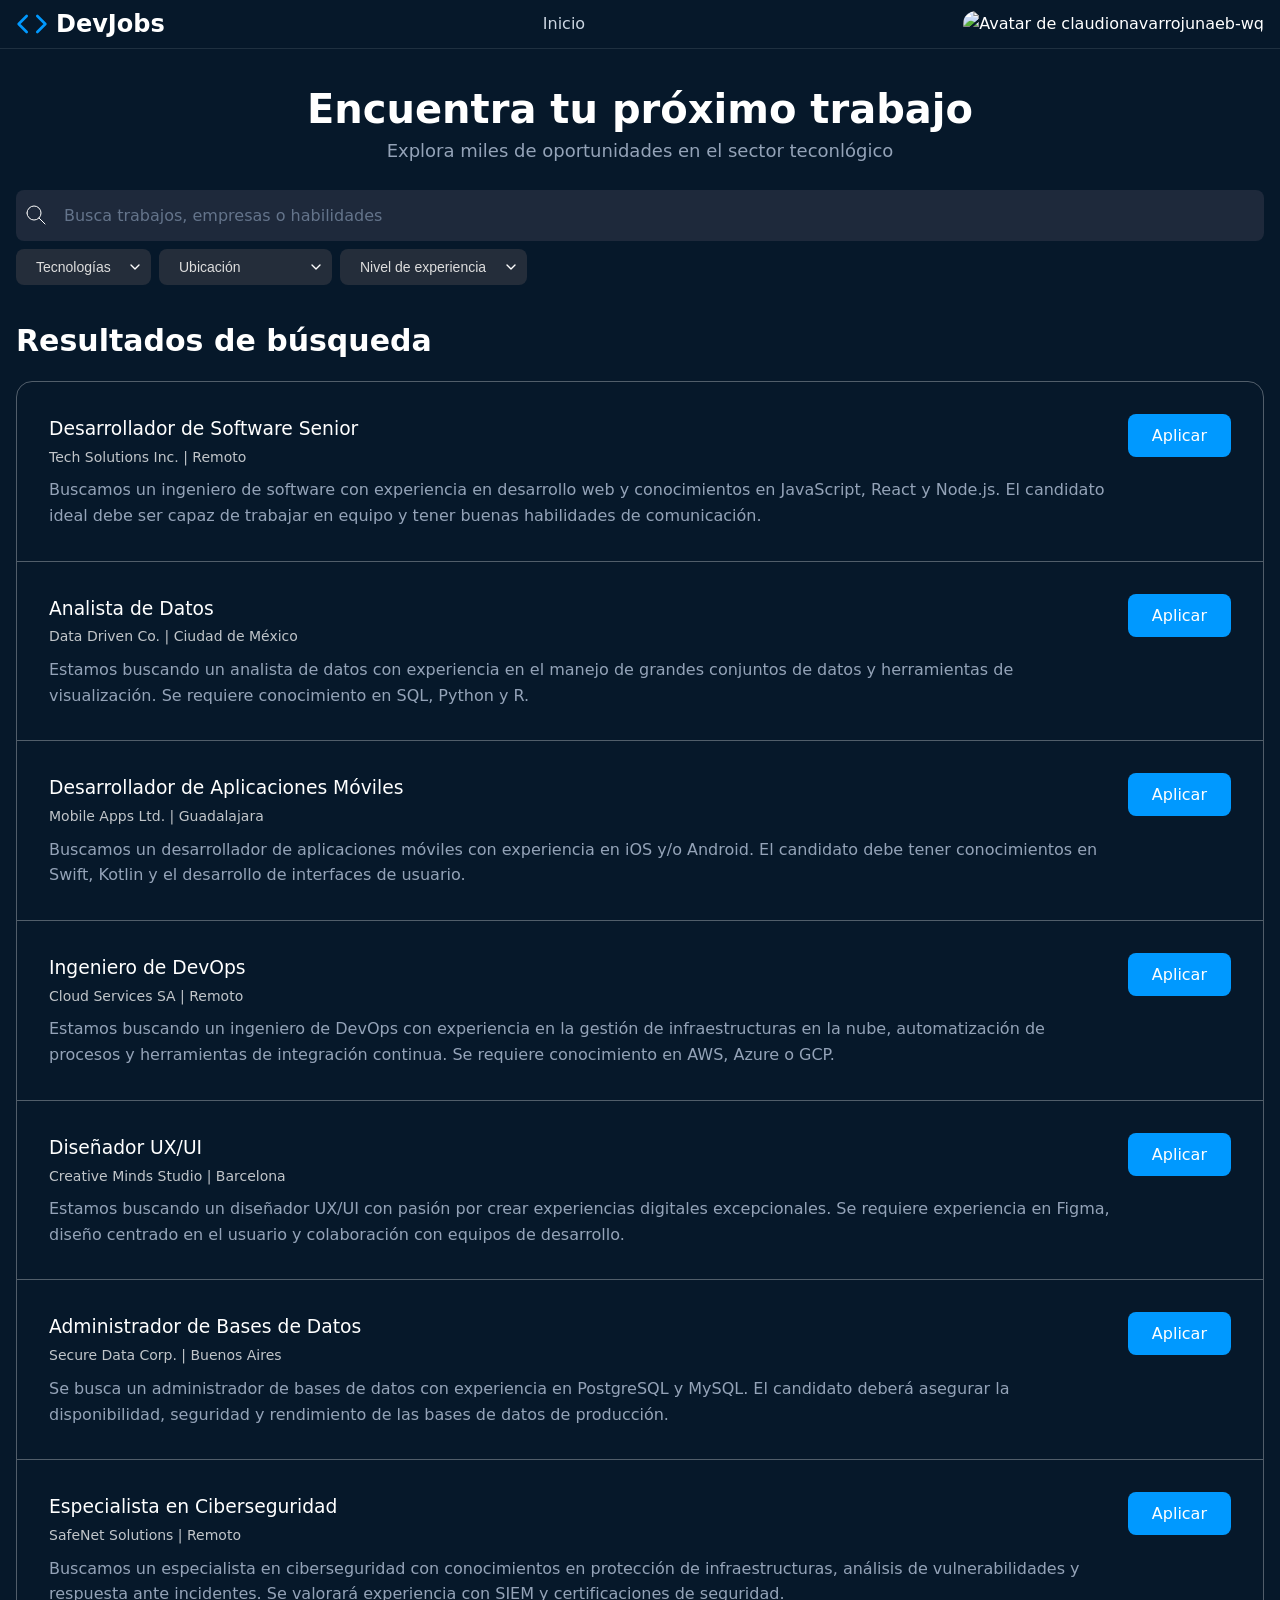
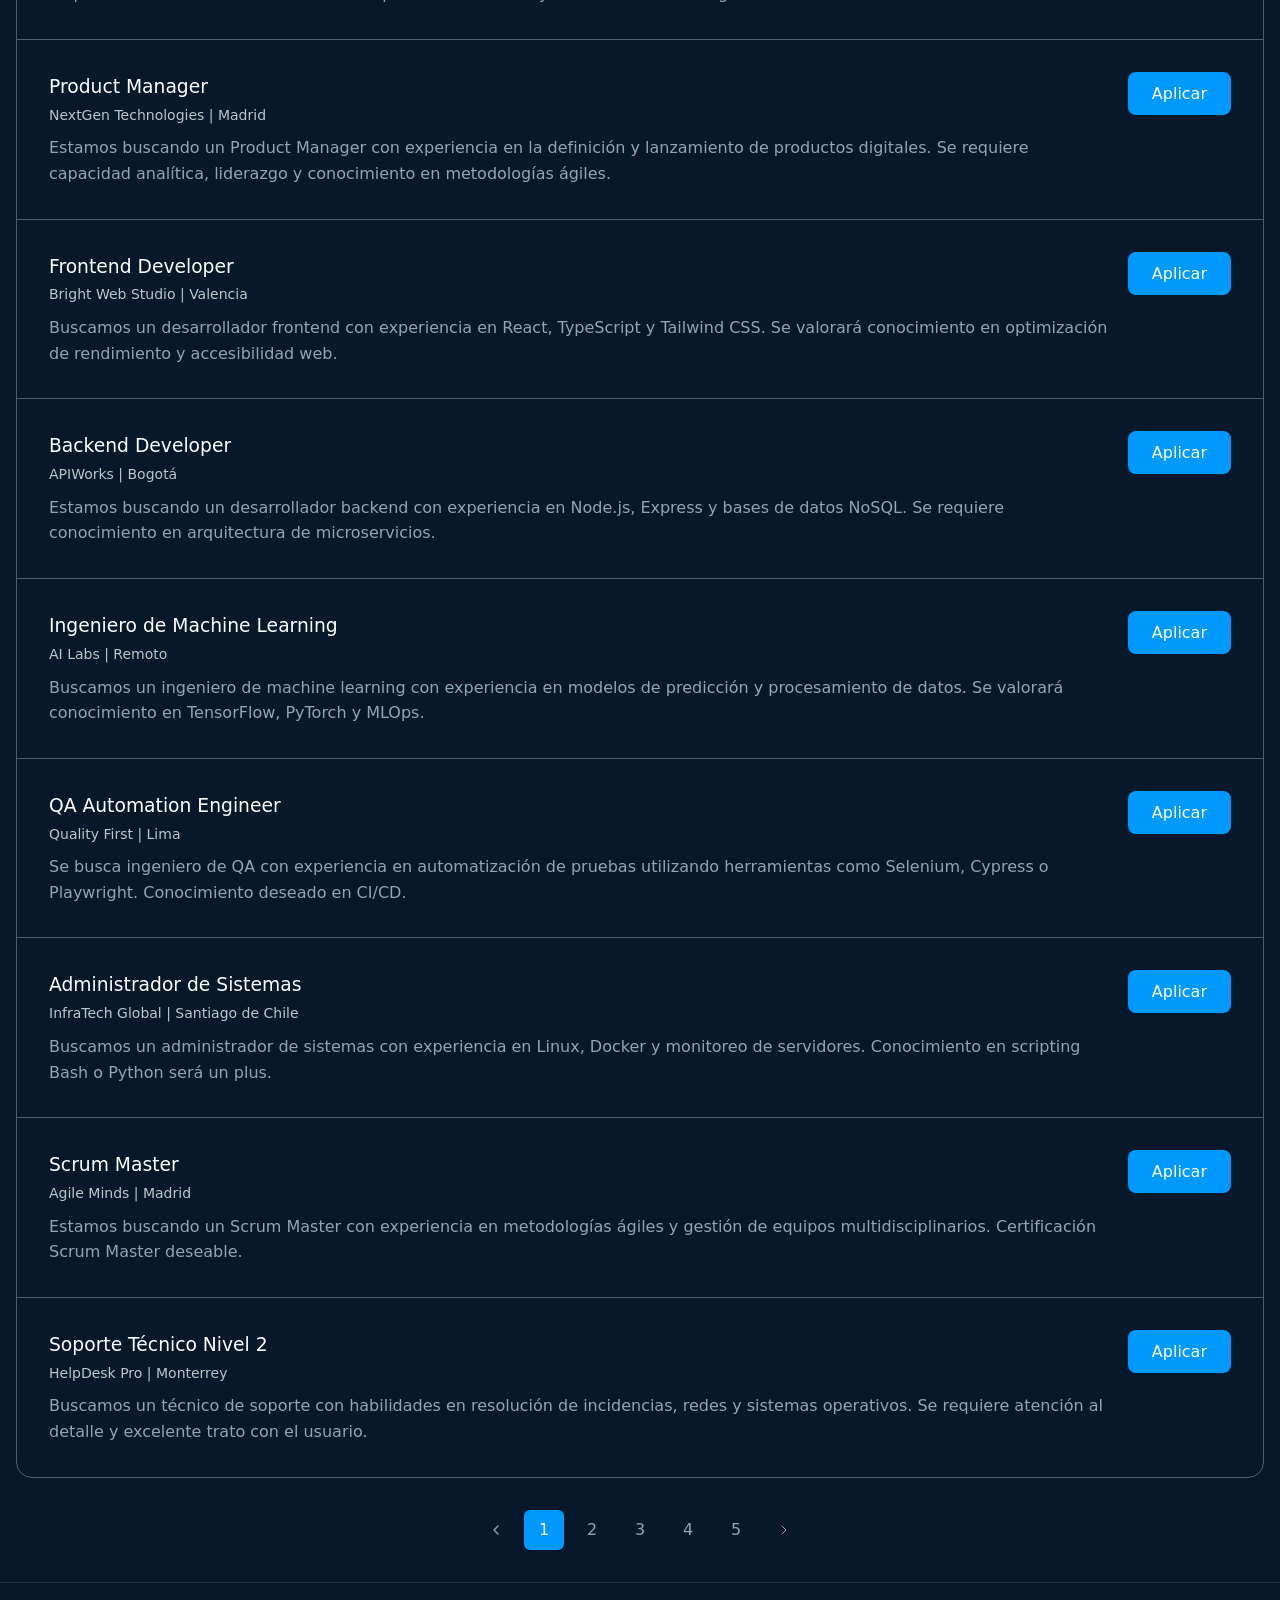
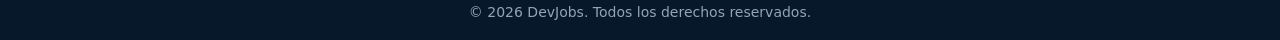
<file: HTML-JAVASCRIPT/empleos.html>
<!DOCTYPE html>
<html lang="es">

<head>
  <title>DevJobs - Empleos</title>
  <meta charset="UTF-8" />
  <meta name="description" content="Listado con empleos y filtros para encontrar el trabajo de tus sueños">

  <link rel="stylesheet" href="./styles.css" />
  <script type ="module" src="./main.js" ></script>
</head>
<body>  
    <header>
        <h1>
            <svg fill="none" stroke="currentColor" stroke-linecap="round" stroke-linejoin="round" stroke-width="2"
                viewBox="0 0 24 24" xmlns="http://www.w3.org/2000/svg">
                <polyline points="16 18 22 12 16 6"></polyline>
                <polyline points="8 6 2 12 8 18"></polyline>
            </svg>
            DevJobs
        </h1>

        <nav>
            <a href="index.html">Inicio</a>
            <!-- <a href="empleos.html">Empleos</a> -->
        </nav>

        <div>
            <devjobs-avatar service="github" username = "claudionavarrojunaeb-wq" size = "22"></devjobs-avatar>
        </div>
    </header>
    <main>
        <section class="jobs-search">
            <h1>Encuentra tu próximo trabajo</h1>
            <p>Explora miles de oportunidades en el sector teconlógico</p>
            <form id="empleos-search-form" role="search">
                <div class="search-bar">
                    <svg xmlns="http://www.w3.org/2000/svg" width="24" height="24" viewBox="0 0 24 24" fill="none"
                        stroke="currentColor" stroke-width="1" stroke-linecap="round" stroke-linejoin="round"
                        class="icon icon-tabler icons-tabler-outline icon-tabler-search">
                        <path stroke="none" d="M0 0h24v24H0z" fill="none" />
                        <path d="M10 10m-7 0a7 7 0 1 0 14 0a7 7 0 1 0 -14 0" />
                        <path d="M21 21l-6 -6" />
                    </svg>

                    <input name="search" id = "empleos-search-input" required type="text" 
                    placeholder="Busca trabajos, empresas o habilidades">
                </div>
            
                <div class="search-filters">
                    <select name="technology" id="filter-technology">
                        <option value="">Tecnologías</option>
                        <option value="javascript">JavaScript</option>
                        <option value="python">Python</option>
                        <option value="java">Java</option>
                        <option value="react">React</option>
                        <option value="nodejs">Node.js</option>
                        <option value="Kotlin">Kotlin</option>
                        <option value="AWS">AWS</option>
                        <option value="mobile">Mobile</option>
                    </select>
                    <select name="location" id="filter-location">
                        <option value="">Ubicación</option>
                        <option value="remoto">Remoto</option>
                        <option value="cdmx">Ciudad de México</option>
                        <option value="guadalajara">Guadalajara</option>
                        <option value="monterrey">Monterrey</option>
                        <option value="barcelona">Barcelona</option>
                    </select>

                    <select name="experience-level" id="filter-experience-level">
                        <option value="">Nivel de experiencia</option>
                        <option value="junior">Junior</option>
                        <option value="mid">Mid-level</option>
                        <option value="senior">Senior</option>
                        <option value="lead">Lead</option>
                    </select>
                    <span id="filter-selected-value"></span>
                </div>
                </form>
        </section>
        <section>
            <h2>Resultados de búsqueda</h2>
        
            <div class="jobs-listings">
                
            </div>
            
        </section>
        <section>
            <nav class="pagination">
            <a href="#">
                <svg width="16"
                    height="16"
                    viewBox="0 0 24 24"
                    fill="none"
                    stroke="currentColor"
                    stroke-width="2"
                    stroke-linecap="round"
                    stroke-linejoin="round">
                <path stroke="none" d="M0 0h24v24H0z" fill="none" />
                <path d="M15 6l-6 6 6 6" />
                </svg>
            </a>

            <a class="is-active" href="#">1</a>
            <a href="#">2</a>
            <a href="#">3</a>
            <a href="#">4</a>
            <a href="#">5</a>

            <a href="#">
                <svg width="16"
                    height="16"
                    viewBox="0 0 24 24"
                    fill="none"
                    stroke="currentColor"
                    stroke-width="1.5"
                    stroke-linecap="round"
                    stroke-linejoin="round"
                    class="icon icon-tabler icons-tabler-outline icon-tabler-chevron-right">
                <path stroke="none" d="M0 0h24v24H0z" fill="none" />
                <path d="M9 6l6 6-6 6" />
                </svg>
            </a>
            </nav>
        </section>      
    </main>

    <footer>
        <small>&copy; 2026 DevJobs. Todos los derechos reservados.</small>
    </footer>

    
</body>

</html>
</file>
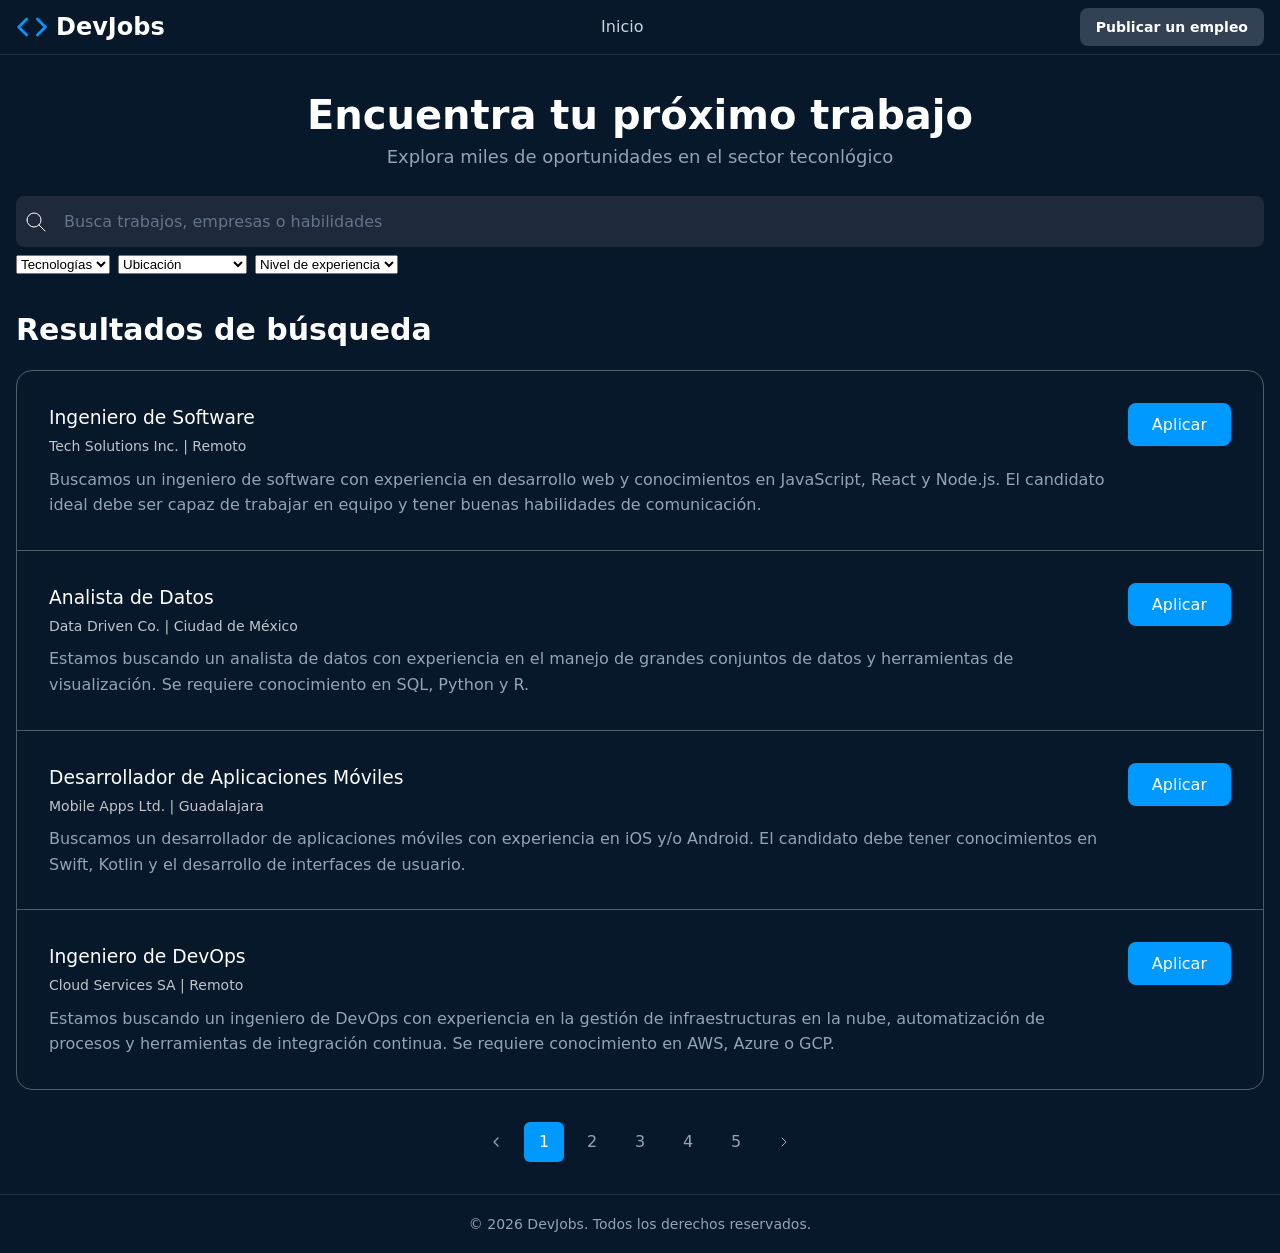
<file: HTML/empleos.html>
<!DOCTYPE html>
<html lang="es">

<head>
  <title>DevJobs - Empleos</title>
  <meta charset="UTF-8" />
  <meta name="description" content="Listado con empleos y filtros para encontrar el trabajo de tus sueños">

  <link rel="stylesheet" href="./styles.css" />
  <script type = 'module' src="./script.js" ></script>
</head>
<body>  
    <header>
        <h1>
            <svg fill="none" stroke="currentColor" stroke-linecap="round" stroke-linejoin="round" stroke-width="2"
                viewBox="0 0 24 24" xmlns="http://www.w3.org/2000/svg">
                <polyline points="16 18 22 12 16 6"></polyline>
                <polyline points="8 6 2 12 8 18"></polyline>
            </svg>
            DevJobs
        </h1>

        <nav>
            <a href="index.html">Inicio</a>
            <!-- <a href="empleos.html">Empleos</a> -->
        </nav>

        <div>
            <a href="">Publicar un empleo</a>
            <!-- <a href="">Iniciar sesión</a> -->
        </div>
    </header>
    <main>
        <section class="jobs-search">
            <h1>Encuentra tu próximo trabajo</h1>
            <p>Explora miles de oportunidades en el sector teconlógico</p>
            <form id="empleos-search-form" role="search">
                <div class="search-bar">
                    <svg xmlns="http://www.w3.org/2000/svg" width="24" height="24" viewBox="0 0 24 24" fill="none"
                        stroke="currentColor" stroke-width="1" stroke-linecap="round" stroke-linejoin="round"
                        class="icon icon-tabler icons-tabler-outline icon-tabler-search">
                        <path stroke="none" d="M0 0h24v24H0z" fill="none" />
                        <path d="M10 10m-7 0a7 7 0 1 0 14 0a7 7 0 1 0 -14 0" />
                        <path d="M21 21l-6 -6" />
                    </svg>

                    <input name="search" id = "empleos-search-input" required type="text" 
                    placeholder="Busca trabajos, empresas o habilidades">
                </div>
            
                <div class="search-filters">
                    <select name="technology" id="filter-technology">
                        <option value="">Tecnologías</option>
                        <option value="javascript">JavaScript</option>
                        <option value="python">Python</option>
                        <option value="java">Java</option>
                        <option value="react">React</option>
                        <option value="nodejs">Node.js</option>
                    </select>
                    <select name="location" id="filter-location">
                        <option value="">Ubicación</option>
                        <option value="remoto">Remoto</option>
                        <option value="cdmx">Ciudad de México</option>
                        <option value="guadalajara">Guadalajara</option>
                        <option value="monterrey">Monterrey</option>
                        <option value="barcelona">Barcelona</option>
                    </select>

                    <select name="experience-level" id="filter-experience-level">
                        <option value="">Nivel de experiencia</option>
                        <option value="junior">Junior</option>
                        <option value="mid">Mid-level</option>
                        <option value="senior">Senior</option>
                        <option value="lead">Lead</option>
                    </select>
                    <span id="filter-selected-value"></span>
                </div>
                </form>
        </section>
        <section>
            <h2>Resultados de búsqueda</h2>
        
            <div class="jobs-listings">
                <article data-technology="react" data-modalidad="remoto" class="job-listing-card">
                    <div>
                    <h3>Ingeniero de Software</h3>
                    <small>Tech Solutions Inc. | Remoto</small>

                    <p>
                        Buscamos un ingeniero de software con experiencia en
                        desarrollo web y conocimientos en JavaScript, React y
                        Node.js. El candidato ideal debe ser capaz de trabajar
                        en equipo y tener buenas habilidades de comunicación.
                    </p>
                    </div>

                    <button class="button-apply-job">Aplicar</button>
                </article>
                <article data-modalidad="cdmx" class="job-listing-card">
                    <div>
                        <h3>Analista de Datos</h3>
                        <small>Data Driven Co. | Ciudad de México</small>
                        <p>Estamos buscando un analista de datos con experiencia en el manejo de grandes conjuntos de datos y herramientas de visualización. Se requiere conocimiento en SQL, Python y R.</p>
                    </div>
                    <button class="button-apply-job">Aplicar</button>
                </article>
                <article data-modalidad="Guadalajara" class="job-listing-card">
                    <div>
                        <h3>Desarrollador de Aplicaciones Móviles</h3>
                        <small>Mobile Apps Ltd. | Guadalajara</small>
                        <p>
                        Buscamos un desarrollador de aplicaciones móviles con
                        experiencia en iOS y/o Android. El candidato debe
                        tener conocimientos en Swift, Kotlin y el desarrollo de
                        interfaces de usuario.
                        </p>
                    </div>
                    <button class="button-apply-job">Aplicar</button>
                </article>
                <article data-modalidad="remoto" class="job-listing-card">
                    <div>
                        <h3>Ingeniero de DevOps</h3>
                        <small>Cloud Services SA | Remoto</small>
                        <p>
                        Estamos buscando un ingeniero de DevOps con experiencia en la
                        gestión de infraestructuras en la nube,
                        automatización de procesos y herramientas de integración
                        continua. Se requiere conocimiento en AWS, Azure o GCP.
                        </p>
                    </div>
                    <button class="button-apply-job">Aplicar</button>
                </article>
            </div>
            
        </section>
        <section>
            <nav class="pagination">
            <a href="#">
                <svg width="16"
                    height="16"
                    viewBox="0 0 24 24"
                    fill="none"
                    stroke="currentColor"
                    stroke-width="2"
                    stroke-linecap="round"
                    stroke-linejoin="round">
                <path stroke="none" d="M0 0h24v24H0z" fill="none" />
                <path d="M15 6l-6 6 6 6" />
                </svg>
            </a>

            <a class="is-active" href="#">1</a>
            <a href="#">2</a>
            <a href="#">3</a>
            <a href="#">4</a>
            <a href="#">5</a>

            <a href="#">
                <svg width="16"
                    height="16"
                    viewBox="0 0 24 24"
                    fill="none"
                    stroke="currentColor"
                    stroke-width="1.5"
                    stroke-linecap="round"
                    stroke-linejoin="round"
                    class="icon icon-tabler icons-tabler-outline icon-tabler-chevron-right">
                <path stroke="none" d="M0 0h24v24H0z" fill="none" />
                <path d="M9 6l6 6-6 6" />
                </svg>
            </a>
            </nav>
        </section>      
    </main>

    <footer>
        <small>&copy; 2026 DevJobs. Todos los derechos reservados.</small>
    </footer>

    
</body>

</html>
</file>
<file: HTML-JAVASCRIPT/styles.css>
* {
  margin: 0;
  padding: 0;
  box-sizing: border-box;
}

:root {
  --primary: #3b4550;
  --primary-dark: #0a3d66;
  --primary-hover: #0d5ba8;
  --primary-light: #09f;
  --background: #06182a;
  --text-primary: #ffffff;
  --text-secondary: #cbd5e1;
  --text-muted: #94a3b8;
  --border: rgba(255, 255, 255, 0.1);
  --card-bg: #1e293b;
  --shadow: rgba(0, 0, 0, 0.3);
  --input-bg: #1e293b;
  --hsla-example: hsla(210, 100%, 56%, 1);
}

@font-face {
  font-family: 'Inter Variable';
  font-style: normal;
  font-display: swap;
  font-weight: 100 900;
  src: url(https://cdn.jsdelivr.net/fontsource/fonts/inter:vf@latest/latin-wght-normal.woff2) format('woff2-variations');
  unicode-range: U+0000-00FF,U+0131,U+0152-0153,U+02BB-02BC,U+02C6,U+02DA,U+02DC,U+0304,U+0308,U+0329,U+2000-206F,U+20AC,U+2122,U+2191,U+2193,U+2212,U+2215,U+FEFF,U+FFFD;
}

body {
  font-family: system-ui;
  background-color: var(--background);
  color: var(--text-primary);
  min-height: 100vh;
  display: flex;
  flex-direction: column;
  line-height: 1.6;
}

/* Títulos principales */
h1 {
  font-size: 1.5rem;
  line-height: 1.2;
  text-wrap: balance;
  display: flex;
  align-items: center;
  gap: 0.5rem;

  svg {
    width: 2rem;
    height: 2rem;
    color: var(--primary-light);
  }
}

h1 + p {
  text-wrap: balance;
  margin-bottom: 2rem
}

/* Header */
header {
  border-bottom: 1px solid var(--border);
  background: var(--background);
  padding: .5rem 1rem;
  display: flex;
  align-items: center;
  justify-content: space-between;
  gap: 2rem;

  h2 {
    font-size: 1.25rem;
    font-weight: 700;
    color: var(--text-primary);
  }
}

/* Navegación del header a otras páginas */
nav {
  align-items: center;
  gap: 1rem;
  display: flex;

  a {
    text-decoration: none;
    color: var(--text-secondary);
    transition: color 0.2s;
    font-weight: 500;

    &:hover, &:focus {
      color: var(--primary);
      outline: none;
    }
  }
}

/* Botones del Header */
header div a {
  padding: 0.5rem 1rem;
  border-radius: 0.5rem;
  background-color: #334155;
  color: var(--text-primary);
  display: inline-block;
  font-size: 0.875rem;
  font-weight: 700;
  text-decoration: none;
  /* TODO */
}

/* Hero */
main > section:nth-child(1) {
  height: 500px;
  text-align: center;
  display: flex;
  flex-direction: column;
  justify-content: center;
  align-items: center;

  h1 {
    padding-top: 36px;
  }

  & > img {
    position: absolute;
    width: 100%;
    height: 100%;
    object-fit: cover;
    z-index: -1;
    left: 0;
    right: 0;
    mask-image: linear-gradient(to bottom, rgba(16, 25, 34, 1) 5%, rgba(16, 25, 34, 0) 80%);
  }
}

/* Formulario de Búsqueda */
form {
  max-width: 42rem;
  width: 100%;
  margin: 0 auto;
  padding-inline: 1rem;
}

form > div {
  display: flex;
  align-items: center;
  background-color: var(--input-bg);
  border-radius: 0.5rem;
  box-shadow: 0 10px 15px -3px var(--shadow);
  padding: 0.5rem;
  gap: 0.5rem;
}

form span {
  padding-left: 0.75rem;
  color: var(--text-muted);
  display: flex;
  align-items: center;
  flex-shrink: 0;
}

form input[type="text"] {
  flex: 1;
  background: transparent;
  border: none;
  outline: none;
  color: var(--text-primary);
  padding: 0.75rem 0.5rem;
  font-size: 1rem;
  font-family: inherit;
}

form input[type="text"]::placeholder {
  color: #64748b;
}

button {
  padding: 0.75rem 1.5rem;
  border-radius: 0.5rem;
  background-color: var(--primary);
  color: white;
  font-weight: 400;
  border: none;
  cursor: pointer;
  transition: all 0.2s;
  font-family: inherit;
  font-size: 1rem;
  white-space: nowrap;

  &:hover, /* pseudo-clase que significa que el ratón está encima */
  &:focus { /* pseudo-clase que significa que el elemento tiene el foco */
    background-color: var(--primary-hover);
    outline: 2px solid white;
    outline-offset: 2px;
  }

  &:active { 
    transform: scale(0.90)
  }

  &:disabled {
    opacity: .5;
    pointer-events: none;
  }
}

/* Features Section */
main > section:nth-child(2) {
  padding-inline: 1rem;
  background-color: var(--background);
  padding-top: 2rem;

  & > header {
    gap: 2px;
    flex-direction: column;

    h2 {
      margin-bottom: 0;
    }

    p {
      opacity: .75;
    }
  }

  & > div {
    max-width: 1280px;
    margin: 0 auto;
  }
}

main > section:nth-child(2) h2 {
  font-size: 1.875rem;
  font-weight: 700;
  color: var(--text-primary);
  margin-bottom: 1rem;
}

main > section:nth-child(2) > div > div:first-child > p {
  font-size: 1.125rem;
  color: var(--text-muted);
  max-width: 42rem;
  margin: 0 auto;
}

/* Grid de Features */
main > section:nth-child(2) footer {
  display: grid;
  grid-template-columns: repeat(auto-fit, minmax(280px, 1fr));
  gap: 16px
}

/* Feature Cards */
/* article {
  background-color: var(--card-bg);
  padding: 2rem;
  margin-bottom: 16px;
  border-radius: 0.5rem;                   
  box-shadow: 0px 1px 3px 0 var(--shadow); 

  svg {
    color: var(--primary-light);          
    background: rgba(0, 153, 255, 0.3);  
    border-radius: 9999px;               
    width: 64px;                         
    height: 64px;                        
    padding: 16px;                       
  }

  h3 {
    font-weight: 500;
  }

  p {
    color: var(--text-muted);
  }
} */

/* Footer */
footer {
  background-color: var(--background);
  border-top: 1px solid var(--border);
  text-align: center;
  padding: 16px;

  small {
    color: var(--text-muted);
    font-size: 0.875rem;
  }
}

article {
  background-color: var(--card-bg);
  padding: 2rem;
  margin-bottom: 16px;
  border-radius: 0.5rem;
  box-shadow: 0px 1px 3px 0px rgba(0, 0, 0, 0.5);

  svg {
    color: var(--primary-light);
    background: rgba(0, 153, 255, .3);
    width: 64px;
    height: 64px;
    border-radius: 100%;
    padding: 16px;
  }

  p {
    color: var(--text-muted);
  }

  h3 {
    font-weight: 500;
  }
}

/* Jobs Search */

.jobs-search {
  margin: 0;
  padding: 0;
  height: auto !important;

  h1 {
    font-size: 2.5rem;
    margin-bottom: .25rem;
  }

  p {
    font-size: 1.125rem;
    color: var(--text-muted);
    margin-bottom: 1.5rem;
  }

  .search-bar {
    background: var(--input-bg);
    padding: .25rem .5rem;
  }

  .search-filters {
    display: flex;
    flex-wrap: wrap;
    margin-top: .5rem;
  }

  form {
  width: 100%;
  max-width: 1280px;
  }

  form div {
    background: none;
    box-shadow: none;
    padding: 0;
  }
}

.jobs-listings {
  border: 1px solid rgba(255, 255, 255, .3);
  border-radius: 1rem;
  margin: 1rem;
  .job-listing-card {
    background: none;
    box-shadow: none;
    border-radius: 0;
    border-bottom: 1px solid rgba(255, 255, 255, .3);
    margin: 0;

    display: flex;
    align-items: start;
    gap: 1rem;

    &.is-hidden{
      display: none;
    }

    small {
      font-size: .875rem;
      opacity: .75;
    }

    p {
      margin-top: 0.5rem;
    }

    &:last-child {
      border-bottom: none;
    }
  }
}

.pagination {
  display: flex;
  justify-content: center;
  gap: 0.5rem;
  margin-block: 2rem;

  a {
    display: flex;
    align-items: center;
    justify-content: center;
    width: 2.5rem;
    height: 2.5rem;
    text-decoration: none;
    color: var(--text-muted);
    border-radius: 0.375rem;
    transition: all .3s;

    &:hover {
      background-color: #fff;
    }

    &.is-active, &:focus{
      background-color: var(--primary-light);
      color: white;
      pointer-events: none;
    }

    &:active {
      transform: scale(0.90)
    }
  }
}

.button-apply-job{
  background: #09f;
  &.is-applied{
    background: green;
    cursor: not-allowed;  
    pointer-events: none;
  }
}

select {
  padding: 0.625rem 1.25rem;
  background-color: #242d3a;
  border: 0;
  border-radius: 0.5rem;
  font-size: 0.875rem;
  color: #ddd;
  cursor: pointer;
  transition: all 0.2s;
  appearance: none;
  background-image: url("data:image/svg+xml,%3Csvg xmlns='http://www.w3.org/2000/svg' width='16' height='16' viewBox='0 0 24 24' fill='none' stroke='white' stroke-width='2' stroke-linecap='round' stroke-linejoin='round'%3E%3Cpath d='M6 9l6 6 6-6'/%3E%3C/svg%3E");
  background-repeat: no-repeat;
  background-position: right 0.5rem center;
  padding-right: 2.5rem;

  &:hover {
    background-color: var(--primary-hover);
    color: white;
  }

  &:focus {
    outline: 2px solid #1173d4;
    outline-offset: 2px;
  }
}
</file>
<file: HTML/styles.css>
* {
  margin: 0;
  padding: 0;
  box-sizing: border-box;
}

:root {
  --primary: #3b4550;
  --primary-dark: #0a3d66;
  --primary-hover: #0d5ba8;
  --primary-light: #09f;
  --background: #06182a;
  --text-primary: #ffffff;
  --text-secondary: #cbd5e1;
  --text-muted: #94a3b8;
  --border: rgba(255, 255, 255, 0.1);
  --card-bg: #1e293b;
  --shadow: rgba(0, 0, 0, 0.3);
  --input-bg: #1e293b;
  --hsla-example: hsla(210, 100%, 56%, 1);
}

@font-face {
  font-family: 'Inter Variable';
  font-style: normal;
  font-display: swap;
  font-weight: 100 900;
  src: url(https://cdn.jsdelivr.net/fontsource/fonts/inter:vf@latest/latin-wght-normal.woff2) format('woff2-variations');
  unicode-range: U+0000-00FF,U+0131,U+0152-0153,U+02BB-02BC,U+02C6,U+02DA,U+02DC,U+0304,U+0308,U+0329,U+2000-206F,U+20AC,U+2122,U+2191,U+2193,U+2212,U+2215,U+FEFF,U+FFFD;
}

body {
  font-family: system-ui;
  background-color: var(--background);
  color: var(--text-primary);
  min-height: 100vh;
  display: flex;
  flex-direction: column;
  line-height: 1.6;
}

/* Títulos principales */
h1 {
  font-size: 1.5rem;
  line-height: 1.2;
  text-wrap: balance;
  display: flex;
  align-items: center;
  gap: 0.5rem;

  svg {
    width: 2rem;
    height: 2rem;
    color: var(--primary-light);
  }
}

h1 + p {
  text-wrap: balance;
  margin-bottom: 2rem
}

/* Header */
header {
  border-bottom: 1px solid var(--border);
  background: var(--background);
  padding: .5rem 1rem;
  display: flex;
  align-items: center;
  justify-content: space-between;
  gap: 2rem;

  h2 {
    font-size: 1.25rem;
    font-weight: 700;
    color: var(--text-primary);
  }
}

/* Navegación del header a otras páginas */
nav {
  align-items: center;
  gap: 1rem;
  display: flex;

  a {
    text-decoration: none;
    color: var(--text-secondary);
    transition: color 0.2s;
    font-weight: 500;

    &:hover, &:focus {
      color: var(--primary);
      outline: none;
    }
  }
}

/* Botones del Header */
header div a {
  padding: 0.5rem 1rem;
  border-radius: 0.5rem;
  background-color: #334155;
  color: var(--text-primary);
  display: inline-block;
  font-size: 0.875rem;
  font-weight: 700;
  text-decoration: none;
  /* TODO */
}

/* Hero */
main > section:nth-child(1) {
  height: 500px;
  text-align: center;
  display: flex;
  flex-direction: column;
  justify-content: center;
  align-items: center;

  h1 {
    padding-top: 36px;
  }

  & > img {
    position: absolute;
    width: 100%;
    height: 100%;
    object-fit: cover;
    z-index: -1;
    left: 0;
    right: 0;
    mask-image: linear-gradient(to bottom, rgba(16, 25, 34, 1) 5%, rgba(16, 25, 34, 0) 80%);
  }
}

/* Formulario de Búsqueda */
form {
  max-width: 42rem;
  width: 100%;
  margin: 0 auto;
  padding-inline: 1rem;
}

form > div {
  display: flex;
  align-items: center;
  background-color: var(--input-bg);
  border-radius: 0.5rem;
  box-shadow: 0 10px 15px -3px var(--shadow);
  padding: 0.5rem;
  gap: 0.5rem;
}

form span {
  padding-left: 0.75rem;
  color: var(--text-muted);
  display: flex;
  align-items: center;
  flex-shrink: 0;
}

form input[type="text"] {
  flex: 1;
  background: transparent;
  border: none;
  outline: none;
  color: var(--text-primary);
  padding: 0.75rem 0.5rem;
  font-size: 1rem;
  font-family: inherit;
}

form input[type="text"]::placeholder {
  color: #64748b;
}

button {
  padding: 0.75rem 1.5rem;
  border-radius: 0.5rem;
  background-color: var(--primary);
  color: white;
  font-weight: 400;
  border: none;
  cursor: pointer;
  transition: all 0.2s;
  font-family: inherit;
  font-size: 1rem;
  white-space: nowrap;

  &:hover, /* pseudo-clase que significa que el ratón está encima */
  &:focus { /* pseudo-clase que significa que el elemento tiene el foco */
    background-color: var(--primary-hover);
    outline: 2px solid white;
    outline-offset: 2px;
  }

  &:active { 
    transform: scale(0.90)
  }

  &:disabled {
    opacity: .5;
    pointer-events: none;
  }
}

/* Features Section */
main > section:nth-child(2) {
  padding-inline: 1rem;
  background-color: var(--background);
  padding-top: 2rem;

  & > header {
    gap: 2px;
    flex-direction: column;

    h2 {
      margin-bottom: 0;
    }

    p {
      opacity: .75;
    }
  }

  & > div {
    max-width: 1280px;
    margin: 0 auto;
  }
}

main > section:nth-child(2) h2 {
  font-size: 1.875rem;
  font-weight: 700;
  color: var(--text-primary);
  margin-bottom: 1rem;
}

main > section:nth-child(2) > div > div:first-child > p {
  font-size: 1.125rem;
  color: var(--text-muted);
  max-width: 42rem;
  margin: 0 auto;
}

/* Grid de Features */
main > section:nth-child(2) footer {
  display: grid;
  grid-template-columns: repeat(auto-fit, minmax(280px, 1fr));
  gap: 16px
}

/* Feature Cards */
/* article {
  background-color: var(--card-bg);
  padding: 2rem;
  margin-bottom: 16px;
  border-radius: 0.5rem;                   
  box-shadow: 0px 1px 3px 0 var(--shadow); 

  svg {
    color: var(--primary-light);          
    background: rgba(0, 153, 255, 0.3);  
    border-radius: 9999px;               
    width: 64px;                         
    height: 64px;                        
    padding: 16px;                       
  }

  h3 {
    font-weight: 500;
  }

  p {
    color: var(--text-muted);
  }
} */

/* Footer */
footer {
  background-color: var(--background);
  border-top: 1px solid var(--border);
  text-align: center;
  padding: 16px;

  small {
    color: var(--text-muted);
    font-size: 0.875rem;
  }
}

article {
  background-color: var(--card-bg);
  padding: 2rem;
  margin-bottom: 16px;
  border-radius: 0.5rem;
  box-shadow: 0px 1px 3px 0px rgba(0, 0, 0, 0.5);

  svg {
    color: var(--primary-light);
    background: rgba(0, 153, 255, .3);
    width: 64px;
    height: 64px;
    border-radius: 100%;
    padding: 16px;
  }

  p {
    color: var(--text-muted);
  }

  h3 {
    font-weight: 500;
  }
}

/* Jobs Search */

.jobs-search {
  margin: 0;
  padding: 0;
  height: auto !important;

  h1 {
    font-size: 2.5rem;
    margin-bottom: .25rem;
  }

  p {
    font-size: 1.125rem;
    color: var(--text-muted);
    margin-bottom: 1.5rem;
  }

  .search-bar {
    background: var(--input-bg);
    padding: .25rem .5rem;
  }

  .search-filters {
    display: flex;
    flex-wrap: wrap;
    margin-top: .5rem;
  }

  form {
  width: 100%;
  max-width: 1280px;
  }

  form div {
    background: none;
    box-shadow: none;
    padding: 0;
  }
}

.jobs-listings {
  border: 1px solid rgba(255, 255, 255, .3);
  border-radius: 1rem;
  margin: 1rem;
  article {
    background: none;
    box-shadow: none;
    border-radius: 0;
    border-bottom: 1px solid rgba(255, 255, 255, .3);
    margin: 0;

    display: flex;
    align-items: start;
    gap: 1rem;

    small {
      font-size: .875rem;
      opacity: .75;
    }

    p {
      margin-top: 0.5rem;
    }

    &:last-child {
      border-bottom: none;
    }
  }
}

.pagination {
  display: flex;
  justify-content: center;
  gap: 0.5rem;
  margin-block: 2rem;

  a {
    display: flex;
    align-items: center;
    justify-content: center;
    width: 2.5rem;
    height: 2.5rem;
    text-decoration: none;
    color: var(--text-muted);
    border-radius: 0.375rem;
    transition: all .3s;

    &:hover {
      background-color: #fff;
    }

    &.is-active, &:focus{
      background-color: var(--primary-light);
      color: white;
      pointer-events: none;
    }

    &:active {
      transform: scale(0.90)
    }
  }
}

.button-apply-job{
  background: #09f;
  &.is-applied{
    background: green;
    cursor: not-allowed;  
    pointer-events: none;
  }
}
</file>
